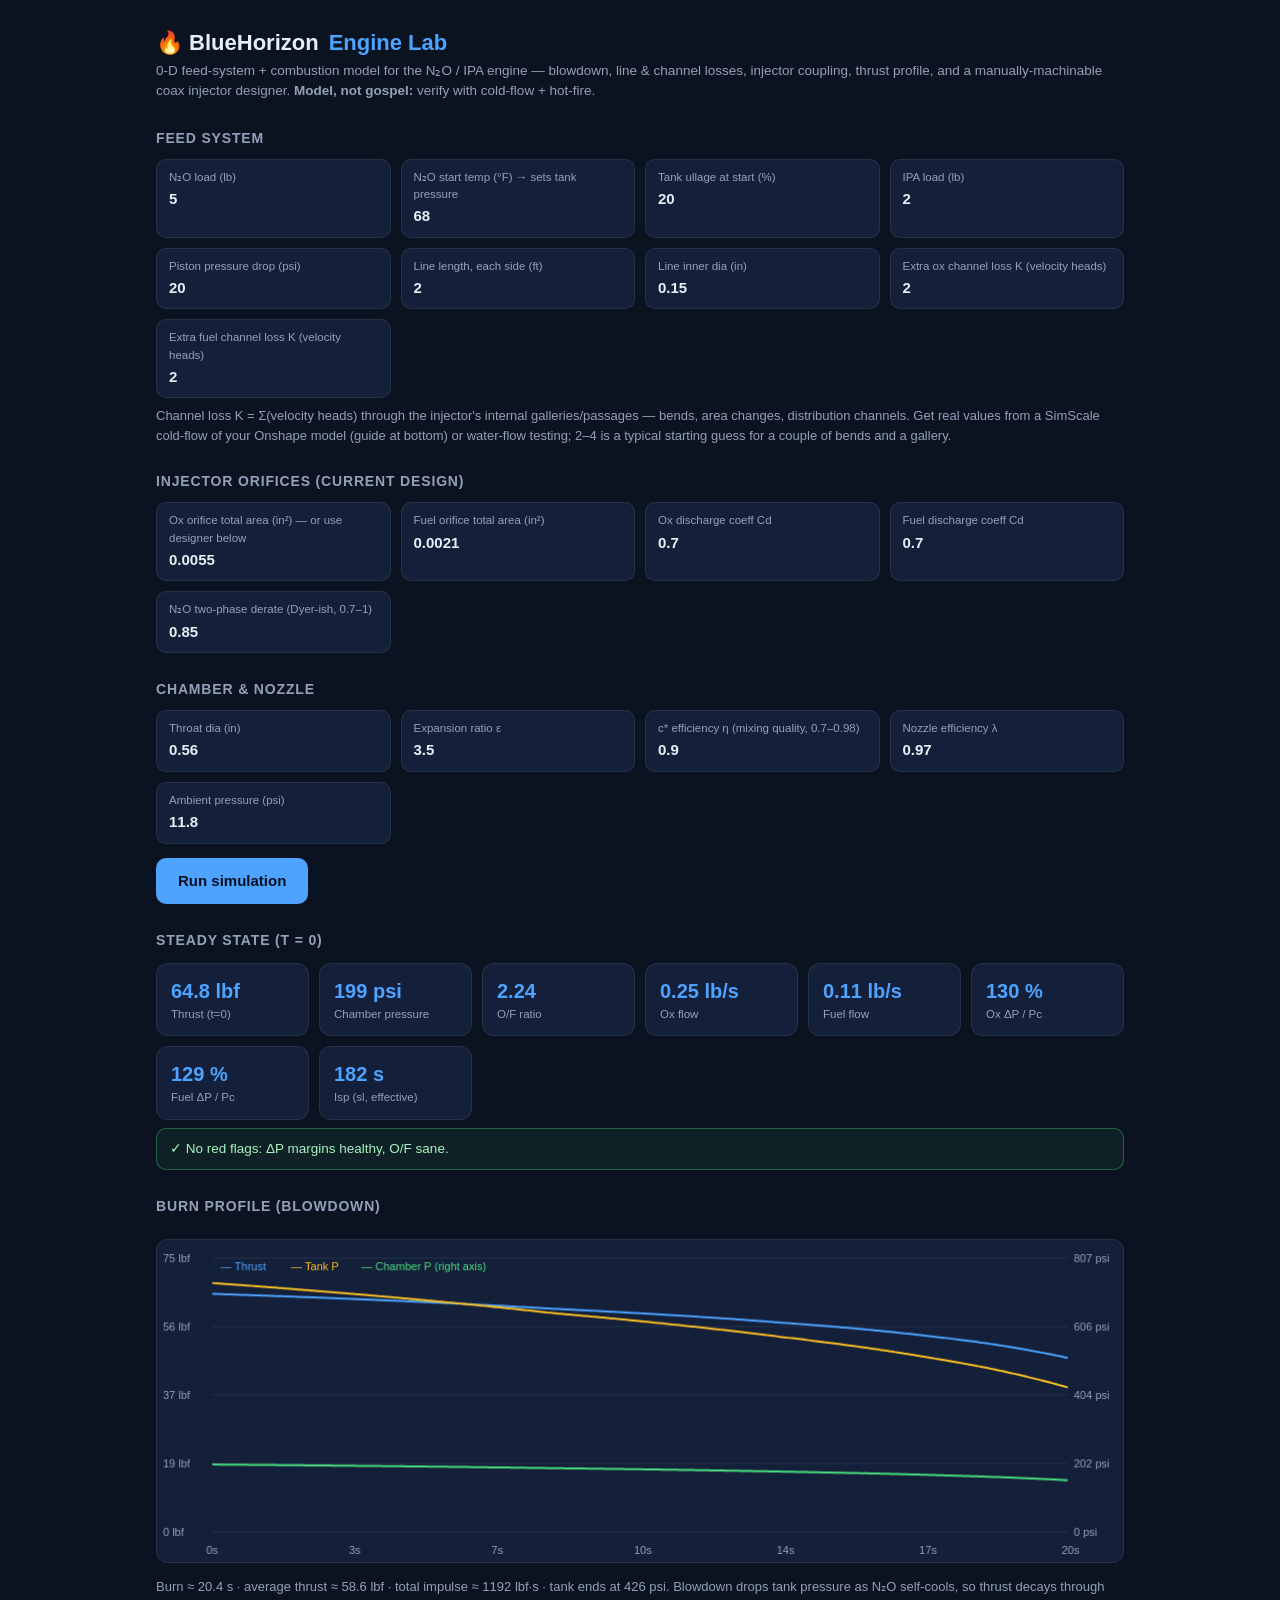
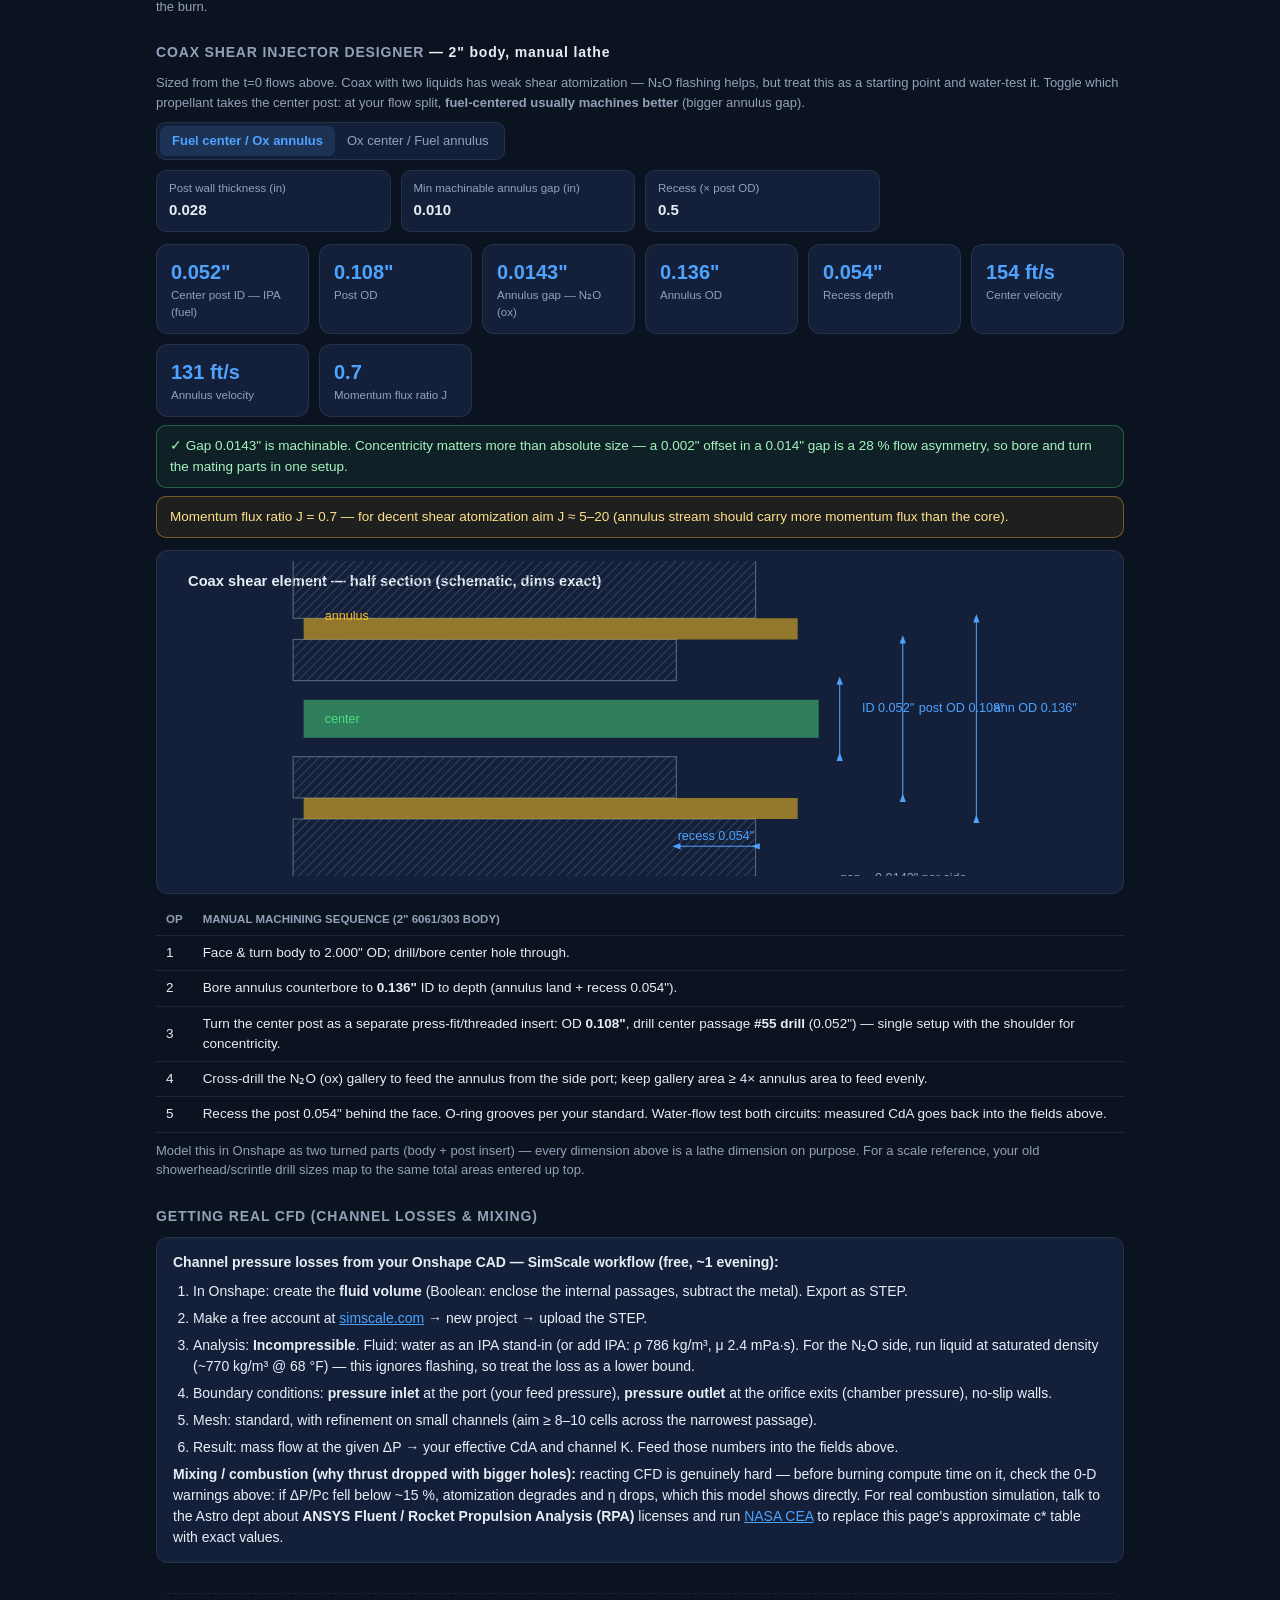
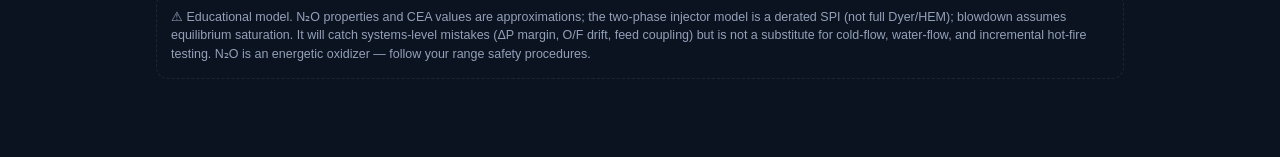
<file: engine-lab.html>
<!DOCTYPE html>
<html lang="en">
<head>
<meta charset="UTF-8">
<meta name="viewport" content="width=device-width, initial-scale=1">
<meta name="theme-color" content="#0b1220">
<title>BlueHorizon Engine Lab</title>
<style>
:root {
  --bg:#0b1220; --bg-raise:#111b2e; --bg-card:#14203a; --line:rgba(255,255,255,.08);
  --text:#e8edf6; --dim:#93a1b8; --accent:#4da3ff; --accent-soft:rgba(77,163,255,.14);
  --ok:#4ade80; --warn:#fbbf24; --bad:#ff6b6b;
}
*{box-sizing:border-box;margin:0;padding:0}
body{background:var(--bg);color:var(--text);font:15px/1.5 -apple-system,BlinkMacSystemFont,"Segoe UI",Roboto,sans-serif;padding-bottom:60px}
.wrap{max-width:1000px;margin:0 auto;padding:18px 16px}
h1{font-size:22px;display:flex;gap:10px;align-items:center;margin:8px 0 2px}
h1 b{color:var(--accent)}
.sub{color:var(--dim);font-size:13.5px;margin-bottom:18px}
h2{font-size:14px;text-transform:uppercase;letter-spacing:.06em;color:var(--dim);margin:26px 0 10px}
.grid{display:grid;grid-template-columns:repeat(auto-fill,minmax(215px,1fr));gap:10px}
.field{background:var(--bg-card);border:1px solid var(--line);border-radius:10px;padding:9px 12px}
.field label{display:block;font-size:11.5px;color:var(--dim);margin-bottom:2px}
.field input,.field select{width:100%;background:transparent;border:0;color:var(--text);font:inherit;font-weight:650;outline:0}
.btn{background:var(--accent);color:#04101f;border:0;border-radius:10px;padding:12px 22px;font:inherit;font-weight:700;cursor:pointer;margin-top:14px}
.btn:active{transform:scale(.98)}
.cards{display:grid;grid-template-columns:repeat(auto-fill,minmax(150px,1fr));gap:10px;margin-top:12px}
.stat{background:var(--bg-card);border:1px solid var(--line);border-radius:12px;padding:12px 14px}
.stat .v{font-size:20px;font-weight:750;color:var(--accent)}
.stat .k{font-size:11.5px;color:var(--dim)}
.warnbox{border-radius:10px;padding:10px 13px;font-size:13.5px;margin-top:8px;border:1px solid}
.warnbox.bad{background:rgba(255,107,107,.08);border-color:rgba(255,107,107,.4);color:#ffb4b4}
.warnbox.warn{background:rgba(251,191,36,.08);border-color:rgba(251,191,36,.4);color:#ffe08a}
.warnbox.ok{background:rgba(74,222,128,.07);border-color:rgba(74,222,128,.35);color:#a7f3c0}
canvas{width:100%;background:var(--bg-card);border:1px solid var(--line);border-radius:12px;margin-top:12px}
table{border-collapse:collapse;width:100%;font-size:13.5px;margin-top:10px}
th,td{text-align:left;padding:7px 10px;border-bottom:1px solid var(--line)}
th{color:var(--dim);font-size:11.5px;text-transform:uppercase}
.note{color:var(--dim);font-size:13px;margin-top:8px}
.svgbox{background:var(--bg-card);border:1px solid var(--line);border-radius:12px;padding:10px;margin-top:12px;overflow-x:auto}
a{color:var(--accent)}
.guide{background:var(--bg-card);border:1px solid var(--line);border-radius:12px;padding:14px 16px;margin-top:10px;font-size:14px}
.guide ol{margin:8px 0 0 20px}
.guide li{margin-bottom:6px}
.disclaimer{margin-top:30px;padding:14px;border:1px dashed var(--line);border-radius:12px;color:var(--dim);font-size:12.5px}
.seg{display:inline-flex;background:var(--bg-card);border:1px solid var(--line);border-radius:9px;padding:3px;margin-top:2px}
.seg button{background:none;border:0;color:var(--dim);font:inherit;font-size:13px;padding:5px 12px;border-radius:7px;cursor:pointer}
.seg button.on{background:var(--accent-soft);color:var(--accent);font-weight:650}
</style>
</head>
<body>
<div class="wrap">
  <h1>🔥 BlueHorizon <b>Engine Lab</b></h1>
  <div class="sub">0-D feed-system + combustion model for the N₂O / IPA engine — blowdown, line &amp; channel losses, injector coupling, thrust profile, and a manually-machinable coax injector designer. <b>Model, not gospel:</b> verify with cold-flow + hot-fire.</div>

  <h2>Feed system</h2>
  <div class="grid">
    <div class="field"><label>N₂O load (lb)</label><input id="mOx" type="number" value="5" step="0.1"></div>
    <div class="field"><label>N₂O start temp (°F) → sets tank pressure</label><input id="tOx" type="number" value="68" step="1"></div>
    <div class="field"><label>Tank ullage at start (%)</label><input id="ullage" type="number" value="20" step="1"></div>
    <div class="field"><label>IPA load (lb)</label><input id="mF" type="number" value="2" step="0.1"></div>
    <div class="field"><label>Piston pressure drop (psi)</label><input id="pistonDp" type="number" value="20" step="1"></div>
    <div class="field"><label>Line length, each side (ft)</label><input id="lineL" type="number" value="2" step="0.1"></div>
    <div class="field"><label>Line inner dia (in)</label><input id="lineD" type="number" value="0.15" step="0.01"></div>
    <div class="field"><label>Extra ox channel loss K (velocity heads)</label><input id="kOx" type="number" value="2" step="0.5"></div>
    <div class="field"><label>Extra fuel channel loss K (velocity heads)</label><input id="kF" type="number" value="2" step="0.5"></div>
  </div>
  <p class="note">Channel loss K = Σ(velocity heads) through the injector's internal galleries/passages — bends, area changes, distribution channels. Get real values from a SimScale cold-flow of your Onshape model (guide at bottom) or water-flow testing; 2–4 is a typical starting guess for a couple of bends and a gallery.</p>

  <h2>Injector orifices (current design)</h2>
  <div class="grid">
    <div class="field"><label>Ox orifice total area (in²) — or use designer below</label><input id="aOx" type="number" value="0.0055" step="0.0005"></div>
    <div class="field"><label>Fuel orifice total area (in²)</label><input id="aF" type="number" value="0.0021" step="0.0005"></div>
    <div class="field"><label>Ox discharge coeff Cd</label><input id="cdOx" type="number" value="0.7" step="0.05"></div>
    <div class="field"><label>Fuel discharge coeff Cd</label><input id="cdF" type="number" value="0.7" step="0.05"></div>
    <div class="field"><label>N₂O two-phase derate (Dyer-ish, 0.7–1)</label><input id="tp" type="number" value="0.85" step="0.05"></div>
  </div>

  <h2>Chamber &amp; nozzle</h2>
  <div class="grid">
    <div class="field"><label>Throat dia (in)</label><input id="dt" type="number" value="0.56" step="0.01"></div>
    <div class="field"><label>Expansion ratio ε</label><input id="eps" type="number" value="3.5" step="0.1"></div>
    <div class="field"><label>c* efficiency η (mixing quality, 0.7–0.98)</label><input id="etaC" type="number" value="0.9" step="0.01"></div>
    <div class="field"><label>Nozzle efficiency λ</label><input id="lam" type="number" value="0.97" step="0.01"></div>
    <div class="field"><label>Ambient pressure (psi)</label><input id="pa" type="number" value="11.8" step="0.1"></div>
  </div>

  <button class="btn" id="run">Run simulation</button>

  <h2>Steady state (t = 0)</h2>
  <div class="cards" id="stats"></div>
  <div id="warnings"></div>

  <h2>Burn profile (blowdown)</h2>
  <canvas id="chart" width="960" height="320"></canvas>
  <div class="note" id="burnSummary"></div>

  <h2>Coax shear injector designer <span style="text-transform:none;color:var(--text)">— 2" body, manual lathe</span></h2>
  <div class="note">Sized from the t=0 flows above. Coax with two liquids has weak shear atomization — N₂O flashing helps, but treat this as a starting point and water-test it. Toggle which propellant takes the center post: at your flow split, <b>fuel-centered usually machines better</b> (bigger annulus gap).</div>
  <div style="margin-top:8px">
    <span class="seg" id="cfgSeg">
      <button data-cfg="fuelCenter" class="on">Fuel center / Ox annulus</button>
      <button data-cfg="oxCenter">Ox center / Fuel annulus</button>
    </span>
  </div>
  <div class="grid" style="margin-top:10px">
    <div class="field"><label>Post wall thickness (in)</label><input id="wall" type="number" value="0.028" step="0.002"></div>
    <div class="field"><label>Min machinable annulus gap (in)</label><input id="minGap" type="number" value="0.010" step="0.001"></div>
    <div class="field"><label>Recess (× post OD)</label><input id="recess" type="number" value="0.5" step="0.1"></div>
  </div>
  <div class="cards" id="coaxStats"></div>
  <div id="coaxWarnings"></div>
  <div class="svgbox" id="drawing"></div>
  <div id="machining"></div>

  <h2>Getting real CFD (channel losses &amp; mixing)</h2>
  <div class="guide">
    <b>Channel pressure losses from your Onshape CAD — SimScale workflow (free, ~1 evening):</b>
    <ol>
      <li>In Onshape: create the <b>fluid volume</b> (Boolean: enclose the internal passages, subtract the metal). Export as STEP.</li>
      <li>Make a free account at <a href="https://www.simscale.com" target="_blank" rel="noopener">simscale.com</a> → new project → upload the STEP.</li>
      <li>Analysis: <b>Incompressible</b>. Fluid: water as an IPA stand-in (or add IPA: ρ 786 kg/m³, μ 2.4 mPa·s). For the N₂O side, run liquid at saturated density (~770 kg/m³ @ 68 °F) — this ignores flashing, so treat the loss as a lower bound.</li>
      <li>Boundary conditions: <b>pressure inlet</b> at the port (your feed pressure), <b>pressure outlet</b> at the orifice exits (chamber pressure), no-slip walls.</li>
      <li>Mesh: standard, with refinement on small channels (aim ≥ 8–10 cells across the narrowest passage).</li>
      <li>Result: mass flow at the given ΔP → your effective CdA and channel K. Feed those numbers into the fields above.</li>
    </ol>
    <b>Mixing / combustion (why thrust dropped with bigger holes):</b> reacting CFD is genuinely hard — before burning compute time on it, check the 0-D warnings above: if ΔP/Pc fell below ~15 %, atomization degrades and η drops, which this model shows directly. For real combustion simulation, talk to the Astro dept about <b>ANSYS Fluent / Rocket Propulsion Analysis (RPA)</b> licenses and run <a href="https://cearun.grc.nasa.gov" target="_blank" rel="noopener">NASA CEA</a> to replace this page's approximate c* table with exact values.
  </div>

  <div class="disclaimer">
    ⚠ Educational model. N₂O properties and CEA values are approximations; the two-phase injector model is a derated SPI (not full Dyer/HEM); blowdown assumes equilibrium saturation. It will catch systems-level mistakes (ΔP margin, O/F drift, feed coupling) but is not a substitute for cold-flow, water-flow, and incremental hot-fire testing. N₂O is an energetic oxidizer — follow your range safety procedures.
  </div>
</div>

<script>
'use strict';
/* ================= property data (approximate) ================= */
// N2O saturation: [T°C, Pvap psia, rho_liq kg/m3, rho_vap kg/m3, h_fg kJ/kg]
const N2O = [
  [-20, 261, 995, 47, 258],
  [-10, 348, 960, 64, 244],
  [0,   454, 907, 84, 228],
  [5,   512, 884, 95, 219],
  [10,  575, 858, 108, 205],
  [15,  645, 828, 122, 190],
  [20,  734, 786, 133, 167],
  [25,  831, 743, 156, 141],
  [30,  927, 688, 190, 112],
  [35, 1035, 580, 240, 65],
];
function n2o(T) { // linear interp on °C
  const t = Math.max(-20, Math.min(35, T));
  for (let i = 0; i < N2O.length - 1; i++) {
    const a = N2O[i], b = N2O[i + 1];
    if (t >= a[0] && t <= b[0]) {
      const f = (t - a[0]) / (b[0] - a[0]);
      return { P: a[1]+f*(b[1]-a[1]), rhoL: a[2]+f*(b[2]-a[2]), rhoV: a[3]+f*(b[3]-a[3]), hfg: a[4]+f*(b[4]-a[4]) };
    }
  }
  return { P: 1035, rhoL: 580, rhoV: 240, hfg: 65 };
}
// approx CEA for N2O/IPA @ ~300 psi: c* (m/s) & gamma vs O/F  — replace with your own CEA run!
const CEA = [ // [OF, cstar, gamma]
  [1.5, 1360, 1.26],[2.0, 1465, 1.25],[2.5, 1530, 1.24],[3.0, 1572, 1.23],
  [3.5, 1595, 1.22],[4.0, 1600, 1.22],[4.5, 1588, 1.23],[5.0, 1562, 1.24],[6.0, 1500, 1.25],
];
function cea(OF) {
  const x = Math.max(1.5, Math.min(6, OF));
  for (let i = 0; i < CEA.length - 1; i++) {
    const a = CEA[i], b = CEA[i + 1];
    if (x >= a[0] && x <= b[0]) {
      const f = (x - a[0]) / (b[0] - a[0]);
      return { cstar: a[1]+f*(b[1]-a[1]), gamma: a[2]+f*(b[2]-a[2]) };
    }
  }
  return { cstar: 1500, gamma: 1.25 };
}
const RHO_IPA = 786, MU_IPA = 2.4e-3, MU_N2O = 0.08e-3, CP_N2O_L = 2800; // J/kgK approx
const PSI = 6894.76, IN2 = 6.4516e-4, LB = 0.4536, G0 = 9.80665;

/* ================= hydraulics ================= */
function lineK(L_m, D_m, rho, mu, mdotGuess) {
  const A = Math.PI * D_m * D_m / 4;
  const v = Math.max(0.1, mdotGuess / (rho * A));
  const Re = rho * v * D_m / mu;
  const f = Re < 2300 ? 64 / Re : 0.3164 / Math.pow(Re, 0.25); // Blasius
  return (f * L_m / D_m) / (2 * rho * A * A); // ΔP = K * mdot²  [Pa per (kg/s)²]
}
function chanK(nVH, rho, A_ref) { // n velocity heads at orifice-area velocity
  return nVH / (2 * rho * A_ref * A_ref);
}
// closed-form mdot: Ps - Pc = mdot²( 1/(2ρ(CdA)²) + Kline + Kchan )
function mdotSide(Ps, Pc, CdA, rho, Kline, Kchan, derate) {
  const dp = Ps - Pc;
  if (dp <= 0 || CdA <= 0) return { mdot: 0, dpOrifice: 0 };
  const Korf = 1 / (2 * rho * CdA * CdA);
  const mdot = Math.sqrt(dp / (Korf + Kline + Kchan)) * derate;
  return { mdot, dpOrifice: Korf * (mdot/derate) * (mdot/derate) };
}

/* ================= nozzle ================= */
function machFromEps(eps, g) { // supersonic solution
  let M = 2.5;
  for (let i = 0; i < 60; i++) {
    const f = (1 / M) * Math.pow((2 / (g + 1)) * (1 + (g - 1) / 2 * M * M), (g + 1) / (2 * (g - 1))) - eps;
    const dM = 1e-5;
    const f2 = (1 / (M+dM)) * Math.pow((2 / (g + 1)) * (1 + (g - 1) / 2 * (M+dM) * (M+dM)), (g + 1) / (2 * (g - 1))) - eps;
    M -= f / ((f2 - f) / dM);
    M = Math.max(1.01, Math.min(6, M));
  }
  return M;
}
function thrustCoeff(g, eps, Pc, Pa) {
  const Me = machFromEps(eps, g);
  const Pe = Pc * Math.pow(1 + (g - 1) / 2 * Me * Me, -g / (g - 1));
  const term = (2*g*g/(g-1)) * Math.pow(2/(g+1), (g+1)/(g-1)) * (1 - Math.pow(Pe/Pc, (g-1)/g));
  return { Cf: Math.sqrt(term) + (Pe - Pa) / Pc * eps, Pe };
}

/* ================= coupled solve at one instant ================= */
function solveInstant(st, inp) {
  const oxProps = n2o(st.T);
  const PsOx = oxProps.P * PSI;
  const PsF = Math.max(0, (oxProps.P - inp.pistonDp) * PSI);
  const rhoOx = oxProps.rhoL;
  const At = Math.PI * Math.pow(inp.dt * 0.0254, 2) / 4;
  let Pc = 0.5 * PsOx;
  let out = null;
  for (let i = 0; i < 60; i++) {
    const KlOx = lineK(inp.lineL * 0.3048, inp.lineD * 0.0254, rhoOx, MU_N2O, out ? out.mdotOx : 0.15);
    const KlF = lineK(inp.lineL * 0.3048, inp.lineD * 0.0254, RHO_IPA, MU_IPA, out ? out.mdotF : 0.06);
    const KcOx = chanK(inp.kOx, rhoOx, inp.aOx * IN2);
    const KcF = chanK(inp.kF, RHO_IPA, inp.aF * IN2);
    const ox = mdotSide(PsOx, Pc, inp.cdOx * inp.aOx * IN2, rhoOx, KlOx, KcOx, inp.tp);
    const fu = mdotSide(PsF, Pc, inp.cdF * inp.aF * IN2, RHO_IPA, KlF, KcF, 1);
    const mdot = ox.mdot + fu.mdot;
    if (mdot <= 1e-6) return null;
    const OF = fu.mdot > 1e-9 ? ox.mdot / fu.mdot : 99;
    const c = cea(OF);
    const cstarEff = c.cstar * inp.etaC * atomizationPenalty(ox.dpOrifice, fu.dpOrifice, Pc);
    const PcNew = mdot * cstarEff / At;
    Pc = Pc + 0.5 * (PcNew - Pc);
    const tc = thrustCoeff(c.gamma, inp.eps, Pc, inp.pa * PSI);
    out = { Pc, mdotOx: ox.mdot, mdotF: fu.mdot, OF, cstar: cstarEff, gamma: c.gamma,
      dpOx: ox.dpOrifice, dpF: fu.dpOrifice, PsOx, PsF, rhoOx,
      F: inp.lam * tc.Cf * Pc * At, Cf: tc.Cf, Pe: tc.Pe, At, T: st.T };
  }
  return out;
}
// soft penalty when injector ΔP/Pc drops below ~15% (empirical, explains "bigger holes, less thrust")
function atomizationPenalty(dpOx, dpF, Pc) {
  const r = Math.min(dpOx, dpF) / Math.max(1, Pc);
  if (r >= 0.15) return 1;
  return Math.max(0.6, 0.6 + 0.4 * (r / 0.15));
}

/* ================= blowdown time march ================= */
function simulate(inp) {
  const T0 = (inp.tOx - 32) / 1.8;
  const p0 = n2o(T0);
  const mOx0 = inp.mOx * LB, mF0 = inp.mF * LB;
  const Vtank = (mOx0 / p0.rhoL) / (1 - inp.ullage / 100);
  let st = { T: T0, mOx: mOx0, mF: mF0 };
  const hist = [];
  const dt = 0.05;
  for (let t = 0; t < 60; t += dt) {
    if (st.mOx <= 0.01 || st.mF <= 0.005) break;
    const s = solveInstant(st, inp);
    if (!s || s.Pc < 20 * PSI) break;
    hist.push({ t, F: s.F, Pc: s.Pc, OF: s.OF, Ptank: s.PsOx, mOx: st.mOx, mF: st.mF, dpOx: s.dpOx, dpF: s.dpF });
    st.mOx -= s.mdotOx * dt;
    st.mF -= s.mdotF * dt;
    // vaporization to fill freed volume → evaporative cooling
    const props = n2o(st.T);
    const Vliq = st.mOx / props.rhoL;
    const Vull = Math.max(0, Vtank - Vliq);
    const dVull = (s.mdotOx * dt) / props.rhoL;
    const mVap = dVull * props.rhoV;
    st.T -= (mVap * props.hfg * 1000) / Math.max(0.05, st.mOx * CP_N2O_L);
  }
  return hist;
}

/* ================= UI ================= */
const $ = (id) => document.getElementById(id);
function inputs() {
  const g = (id) => parseFloat($(id).value) || 0;
  return { mOx: g('mOx'), tOx: g('tOx'), ullage: g('ullage'), mF: g('mF'), pistonDp: g('pistonDp'),
    lineL: g('lineL'), lineD: g('lineD'), kOx: g('kOx'), kF: g('kF'),
    aOx: g('aOx'), aF: g('aF'), cdOx: g('cdOx'), cdF: g('cdF'), tp: g('tp'),
    dt: g('dt'), eps: g('eps'), etaC: g('etaC'), lam: g('lam'), pa: g('pa'),
    wall: g('wall'), minGap: g('minGap'), recess: g('recess') };
}
function stat(k, v) { return `<div class="stat"><div class="v">${v}</div><div class="k">${k}</div></div>`; }
function warn(cls, txt) { return `<div class="warnbox ${cls}">${txt}</div>`; }

let lastSteady = null;
function run() {
  const inp = inputs();
  const hist = simulate(inp);
  if (!hist.length) { $('stats').innerHTML = ''; $('warnings').innerHTML = warn('bad', 'No solution — chamber can’t sustain pressure with these inputs (check areas / pressures).'); return; }
  const s0 = hist[0];
  lastSteady = { hist, inp };
  const lbf = (N) => (N / 4.448).toFixed(1);
  const psi = (Pa) => (Pa / PSI).toFixed(0);
  $('stats').innerHTML =
    stat('Thrust (t=0)', lbf(s0.F) + ' lbf') +
    stat('Chamber pressure', psi(s0.Pc) + ' psi') +
    stat('O/F ratio', s0.OF.toFixed(2)) +
    stat('Ox flow', (hist[0] ? (lastMdot(hist, inp).mdotOx * 2.205).toFixed(2) : '?') + ' lb/s') +
    stat('Fuel flow', (lastMdot(hist, inp).mdotF * 2.205).toFixed(2) + ' lb/s') +
    stat('Ox ΔP / Pc', pct(s0.dpOx, s0.Pc)) +
    stat('Fuel ΔP / Pc', pct(s0.dpF, s0.Pc)) +
    stat('Isp (sl, effective)', (s0.F / (lastMdot(hist, inp).mdotTot * G0)).toFixed(0) + ' s');
  const w = [];
  if (s0.dpOx / s0.Pc < 0.15) w.push(warn('bad', `⚠ Ox injector ΔP is ${pct(s0.dpOx, s0.Pc)} of Pc — below the ~15–20 % rule. Expect chug instability and poor atomization (this is the “bigger holes, less thrust” failure). Shrink ox orifice area.`));
  if (s0.dpF / s0.Pc < 0.15) w.push(warn('bad', `⚠ Fuel injector ΔP is ${pct(s0.dpF, s0.Pc)} of Pc — below the ~15–20 % rule. Shrink fuel orifice area.`));
  if (s0.OF > 4.8) w.push(warn('warn', `O/F = ${s0.OF.toFixed(1)} is oxidizer-rich of optimum (~3.5–4) — hot, inefficient, hard on the chamber.`));
  if (s0.OF < 2.2) w.push(warn('warn', `O/F = ${s0.OF.toFixed(1)} is fuel-rich of optimum (~3.5–4) — cool and sooty, thrust left on the table.`));
  const burnT = hist[hist.length - 1].t;
  const oxLeft = hist[hist.length - 1].mOx / LB, fLeft = hist[hist.length - 1].mF / LB;
  if (fLeft < 0.05 && oxLeft > 0.4) w.push(warn('warn', `Fuel runs out first with ${oxLeft.toFixed(1)} lb N₂O left — at your 5:2 load and this O/F that's expected; leftover ox vents or burns oxidizer-rich at burnout.`));
  if (oxLeft < 0.05 && fLeft > 0.2) w.push(warn('warn', `Ox runs out first with ${fLeft.toFixed(1)} lb IPA left.`));
  if (s0.Pe < 0.35 * inp.pa * PSI) w.push(warn('warn', `Nozzle exit pressure ${psi(s0.Pe)} psi < 0.35×ambient — flow-separation risk; consider lower ε.`));
  if (!w.length) w.push(warn('ok', '✓ No red flags: ΔP margins healthy, O/F sane.'));
  $('warnings').innerHTML = w.join('');
  const avgF = hist.reduce((a, h) => a + h.F, 0) / hist.length;
  $('burnSummary').textContent = `Burn ≈ ${burnT.toFixed(1)} s · average thrust ≈ ${lbf(avgF)} lbf · total impulse ≈ ${(avgF * burnT / 4.448).toFixed(0)} lbf·s · tank ends at ${((hist[hist.length-1].Ptank)/PSI).toFixed(0)} psi. Blowdown drops tank pressure as N₂O self-cools, so thrust decays through the burn.`;
  drawChart(hist);
  coax();
}
function lastMdot(hist, inp) {
  const s = solveInstant({ T: (inp.tOx - 32) / 1.8, mOx: 1, mF: 1 }, inp);
  return { mdotOx: s.mdotOx, mdotF: s.mdotF, mdotTot: s.mdotOx + s.mdotF };
}
function pct(a, b) { return (100 * a / Math.max(1, b)).toFixed(0) + ' %'; }

function drawChart(hist) {
  const c = $('chart'), ctx = c.getContext('2d');
  ctx.clearRect(0, 0, c.width, c.height);
  const P = { l: 55, r: 55, t: 18, b: 30 };
  const W = c.width - P.l - P.r, H = c.height - P.t - P.b;
  const tMax = hist[hist.length - 1].t || 1;
  const fMax = Math.max(...hist.map(h => h.F)) / 4.448 * 1.15;
  const pMax = Math.max(...hist.map(h => h.Ptank)) / PSI * 1.1;
  ctx.strokeStyle = 'rgba(255,255,255,0.08)'; ctx.fillStyle = '#93a1b8'; ctx.font = '11px sans-serif';
  for (let i = 0; i <= 4; i++) {
    const y = P.t + H * i / 4;
    ctx.beginPath(); ctx.moveTo(P.l, y); ctx.lineTo(P.l + W, y); ctx.stroke();
    ctx.fillText((fMax * (1 - i / 4)).toFixed(0) + ' lbf', 6, y + 4);
    ctx.fillText((pMax * (1 - i / 4)).toFixed(0) + ' psi', P.l + W + 6, y + 4);
  }
  for (let i = 0; i <= 6; i++) {
    const x = P.l + W * i / 6;
    ctx.fillText((tMax * i / 6).toFixed(0) + 's', x - 6, c.height - 8);
  }
  const line = (get, max, color) => {
    ctx.strokeStyle = color; ctx.lineWidth = 2; ctx.beginPath();
    hist.forEach((h, i) => {
      const x = P.l + W * h.t / tMax, y = P.t + H * (1 - get(h) / max);
      i ? ctx.lineTo(x, y) : ctx.moveTo(x, y);
    });
    ctx.stroke();
  };
  line(h => h.F / 4.448, fMax, '#4da3ff');
  line(h => h.Ptank / PSI, pMax, '#fbbf24');
  line(h => h.Pc / PSI, pMax, '#4ade80');
  ctx.fillStyle = '#4da3ff'; ctx.fillText('— Thrust', P.l + 8, P.t + 12);
  ctx.fillStyle = '#fbbf24'; ctx.fillText('— Tank P', P.l + 78, P.t + 12);
  ctx.fillStyle = '#4ade80'; ctx.fillText('— Chamber P (right axis)', P.l + 148, P.t + 12);
}

/* ================= coax designer ================= */
let coaxCfg = 'fuelCenter';
function coax() {
  if (!lastSteady) return;
  const { hist, inp } = lastSteady;
  const s = solveInstant({ T: (inp.tOx - 32) / 1.8 }, inp);
  if (!s) return;
  const rhoC = coaxCfg === 'fuelCenter' ? RHO_IPA : s.rhoOx;
  const rhoA = coaxCfg === 'fuelCenter' ? s.rhoOx : RHO_IPA;
  const mdC = coaxCfg === 'fuelCenter' ? s.mdotF : s.mdotOx;
  const mdA = coaxCfg === 'fuelCenter' ? s.mdotOx : s.mdotF;
  const dpC = coaxCfg === 'fuelCenter' ? s.dpF : s.dpOx;
  const dpA = coaxCfg === 'fuelCenter' ? s.dpOx : s.dpF;
  const cd = 0.7;
  const derC = coaxCfg === 'fuelCenter' ? 1 : inp.tp;
  const derA = coaxCfg === 'fuelCenter' ? inp.tp : 1;
  // required areas at the solved ΔPs
  const aC = (mdC / derC) / (cd * Math.sqrt(2 * rhoC * Math.max(1, dpC)));
  const aA = (mdA / derA) / (cd * Math.sqrt(2 * rhoA * Math.max(1, dpA)));
  const idC = Math.sqrt(4 * aC / Math.PI) / 0.0254; // in
  const odPost = idC + 2 * inp.wall;
  // annulus gap: A = π(g² + OD·g)
  const aA_in2 = aA / IN2;
  const g = (-odPost + Math.sqrt(odPost * odPost + 4 * aA_in2 / Math.PI)) / 2;
  const vC = mdC / (rhoC * aC), vA = mdA / (rhoA * aA);
  const J = (rhoA * vA * vA) / (rhoC * vC * vC);
  const recess = inp.recess * odPost;
  const centerName = coaxCfg === 'fuelCenter' ? 'IPA (fuel)' : 'N₂O (ox)';
  const annName = coaxCfg === 'fuelCenter' ? 'N₂O (ox)' : 'IPA (fuel)';
  $('coaxStats').innerHTML =
    stat(`Center post ID — ${centerName}`, idC.toFixed(3) + '"') +
    stat('Post OD', odPost.toFixed(3) + '"') +
    stat(`Annulus gap — ${annName}`, g.toFixed(4) + '"') +
    stat('Annulus OD', (odPost + 2 * g).toFixed(3) + '"') +
    stat('Recess depth', recess.toFixed(3) + '"') +
    stat('Center velocity', (vC * 3.281).toFixed(0) + ' ft/s') +
    stat('Annulus velocity', (vA * 3.281).toFixed(0) + ' ft/s') +
    stat('Momentum flux ratio J', J.toFixed(1));
  const w = [];
  if (g < inp.minGap) w.push(warn('bad', `⚠ Annulus gap ${g.toFixed(4)}" is below your ${inp.minGap}" machinability floor. Options: switch center propellant (toggle above), thinner post wall, accept lower annulus ΔP (larger gap but weaker atomization), or split into 2–3 smaller elements.`));
  else w.push(warn('ok', `✓ Gap ${g.toFixed(4)}" is machinable. Concentricity matters more than absolute size — a 0.002" offset in a ${g.toFixed(3)}" gap is a ${(200 * 0.002 / g).toFixed(0)} % flow asymmetry, so bore and turn the mating parts in one setup.`));
  if (J < 2 || J > 30) w.push(warn('warn', `Momentum flux ratio J = ${J.toFixed(1)} — for decent shear atomization aim J ≈ 5–20 (annulus stream should carry more momentum flux than the core).`));
  const drillIn = nearestDrill(idC);
  $('coaxWarnings').innerHTML = w.join('');
  drawCoax(idC, odPost, g, recess);
  $('machining').innerHTML = `<table>
    <tr><th>Op</th><th>Manual machining sequence (2" 6061/303 body)</th></tr>
    <tr><td>1</td><td>Face &amp; turn body to 2.000" OD; drill/bore center hole through.</td></tr>
    <tr><td>2</td><td>Bore annulus counterbore to <b>${(odPost + 2 * g).toFixed(3)}"</b> ID to depth (annulus land + recess ${recess.toFixed(3)}").</td></tr>
    <tr><td>3</td><td>Turn the center post as a separate press-fit/threaded insert: OD <b>${odPost.toFixed(3)}"</b>, drill center passage <b>${drillIn.name}</b> (${drillIn.d.toFixed(3)}") — single setup with the shoulder for concentricity.</td></tr>
    <tr><td>4</td><td>Cross-drill the ${annName} gallery to feed the annulus from the side port; keep gallery area ≥ 4× annulus area to feed evenly.</td></tr>
    <tr><td>5</td><td>Recess the post ${recess.toFixed(3)}" behind the face. O-ring grooves per your standard. Water-flow test both circuits: measured CdA goes back into the fields above.</td></tr>
  </table>
  <p class="note">Model this in Onshape as two turned parts (body + post insert) — every dimension above is a lathe dimension on purpose. For a scale reference, your old showerhead/scrintle drill sizes map to the same total areas entered up top.</p>`;
}
function nearestDrill(d) {
  const drills = [[0.0465,'#56'],[0.052,'#55'],[0.055,'#54'],[0.0595,'#53'],[0.0625,'1/16'],[0.067,'#51'],[0.070,'#50'],[0.073,'#49'],[0.076,'#48'],[0.0785,'5/64'],[0.081,'#46'],[0.082,'#45'],[0.086,'#44'],[0.089,'#43'],[0.0935,'#42'],[0.0938,'3/32'],[0.096,'#41'],[0.098,'#40'],[0.0995,'#39'],[0.1015,'#38'],[0.104,'#37'],[0.1065,'#36'],[0.1094,'7/64'],[0.111,'#34'],[0.113,'#33'],[0.116,'#32'],[0.120,'#31'],[0.125,'1/8'],[0.136,'#29'],[0.1406,'9/64'],[0.147,'#26'],[0.152,'#24'],[0.157,'#22'],[0.161,'#20'],[0.166,'#19'],[0.1719,'11/64'],[0.180,'#15'],[0.1875,'3/16']];
  let best = drills[0];
  for (const dr of drills) if (Math.abs(dr[0] - d) < Math.abs(best[0] - d)) best = dr;
  return { d: best[0], name: best[1] + ' drill' };
}
function drawCoax(idC, odPost, g, recess) {
  const scale = 1400; // px per inch
  const cy = 150;
  const rID = idC / 2 * scale, rOD = odPost / 2 * scale, rAnn = (odPost / 2 + g) * scale;
  const bodyR = 1.0 * scale * 0.28; // schematic body half-height
  const faceX = 560, rec = recess * scale;
  const dim = (x1, y1, x2, y2, label, off = 0) => `
    <line x1="${x1}" y1="${y1}" x2="${x2}" y2="${y2}" stroke="#4da3ff" stroke-width="1" marker-start="url(#a)" marker-end="url(#a)"/>
    <text x="${(x1 + x2) / 2 + off}" y="${(y1 + y2) / 2 - 6}" fill="#4da3ff" font-size="12" text-anchor="middle">${label}</text>`;
  $('drawing').innerHTML = `
  <svg viewBox="0 0 900 300" xmlns="http://www.w3.org/2000/svg" style="min-width:700px">
    <defs><marker id="a" markerWidth="8" markerHeight="8" refX="4" refY="4" orient="auto"><path d="M0 4 L8 1 L8 7 z" fill="#4da3ff"/></marker>
    <pattern id="hatch" width="6" height="6" patternTransform="rotate(45)" patternUnits="userSpaceOnUse"><line x1="0" y1="0" x2="0" y2="6" stroke="#3b4a66" stroke-width="1.5"/></pattern></defs>
    <text x="20" y="24" fill="#e8edf6" font-size="14" font-weight="700">Coax shear element — half section (schematic, dims exact)</text>
    <!-- body -->
    <rect x="120" y="${cy - bodyR - 60}" width="${faceX - 120}" height="${bodyR + 60 - rAnn}" fill="url(#hatch)" stroke="#5b6a7f"/>
    <rect x="120" y="${cy + rAnn}" width="${faceX - 120}" height="${bodyR + 60 - rAnn}" fill="url(#hatch)" stroke="#5b6a7f"/>
    <!-- post -->
    <rect x="120" y="${cy - rOD}" width="${faceX - 120 - rec}" height="${rOD - rID}" fill="url(#hatch)" stroke="#5b6a7f"/>
    <rect x="120" y="${cy + rID}" width="${faceX - 120 - rec}" height="${rOD - rID}" fill="url(#hatch)" stroke="#5b6a7f"/>
    <!-- flows -->
    <line x1="130" y1="${cy}" x2="${faceX + 60}" y2="${cy}" stroke="#4ade80" stroke-width="${Math.max(3, rID)}" opacity="0.5"/>
    <line x1="130" y1="${cy - (rOD + rAnn) / 2}" x2="${faceX + 40}" y2="${cy - (rOD + rAnn) / 2}" stroke="#fbbf24" stroke-width="${Math.max(2, rAnn - rOD)}" opacity="0.55"/>
    <line x1="130" y1="${cy + (rOD + rAnn) / 2}" x2="${faceX + 40}" y2="${cy + (rOD + rAnn) / 2}" stroke="#fbbf24" stroke-width="${Math.max(2, rAnn - rOD)}" opacity="0.55"/>
    <text x="150" y="${cy - (rOD + rAnn) / 2 - 8}" fill="#fbbf24" font-size="12">annulus</text>
    <text x="150" y="${cy + 4}" fill="#4ade80" font-size="12">center</text>
    <!-- dims -->
    ${dim(640, cy - rID, 640, cy + rID, `ID ${idC.toFixed(3)}"`, 46)}
    ${dim(700, cy - rOD, 700, cy + rOD, `post OD ${odPost.toFixed(3)}"`, 56)}
    ${dim(770, cy - rAnn, 770, cy + rAnn, `ann OD ${(odPost + 2 * g).toFixed(3)}"`, 56)}
    ${dim(faceX - rec, cy + rAnn + 26, faceX, cy + rAnn + 26, `recess ${recess.toFixed(3)}"`, 0)}
    <text x="640" y="${cy + rAnn + 60}" fill="#93a1b8" font-size="12">gap = ${g.toFixed(4)}" per side</text>
  </svg>`;
}

/* ================= wire ================= */
document.getElementById('run').onclick = run;
document.querySelectorAll('#cfgSeg button').forEach(b => {
  b.onclick = () => {
    document.querySelectorAll('#cfgSeg button').forEach(x => x.classList.remove('on'));
    b.classList.add('on');
    coaxCfg = b.dataset.cfg;
    coax();
  };
});
run();
</script>
</body>
</html>
</file>
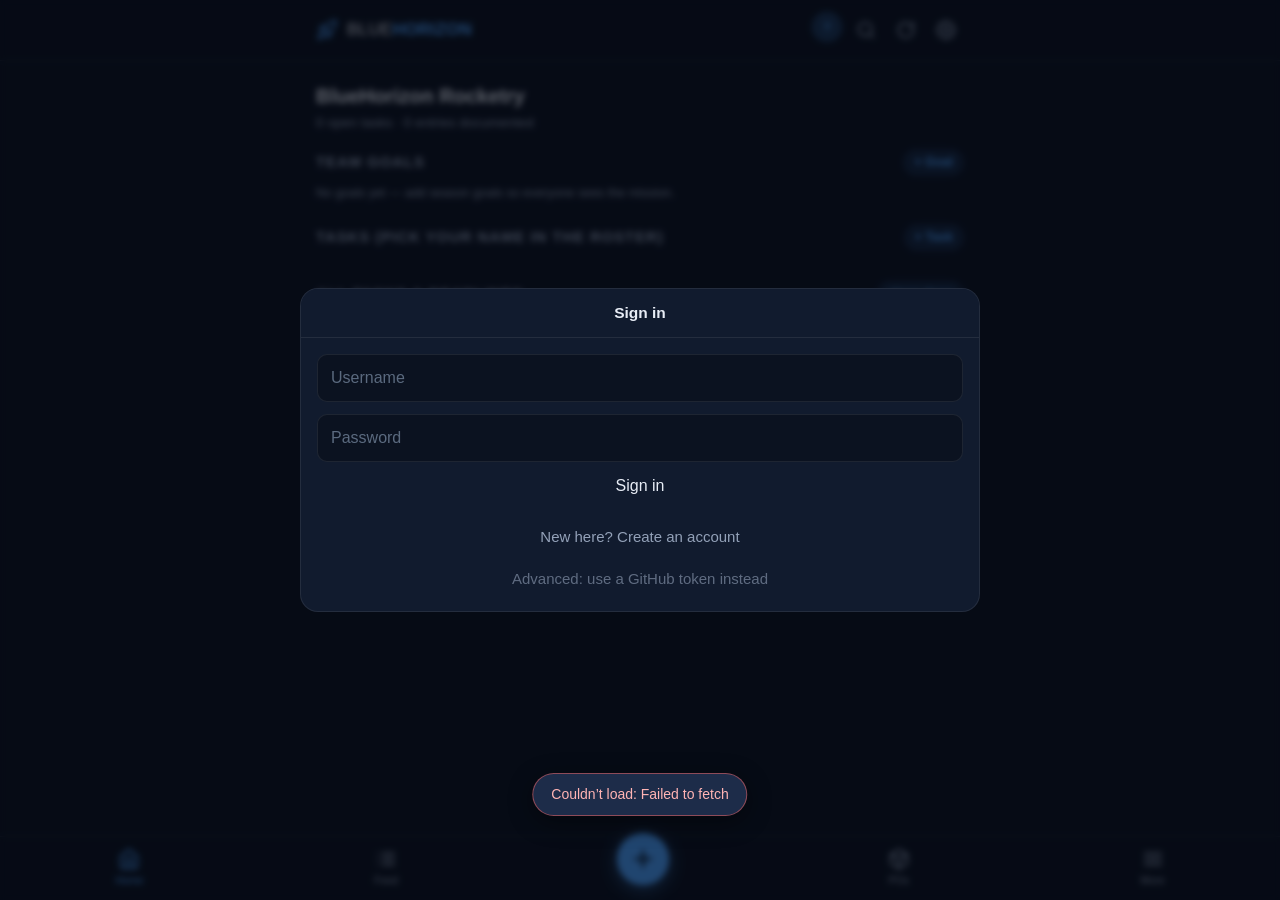
<file: portal.html>
<!DOCTYPE html>
<html lang="en">
<head>
<meta charset="UTF-8">
<meta name="viewport" content="width=device-width, initial-scale=1, viewport-fit=cover">
<meta name="theme-color" content="#0b1220">
<title>BlueHorizon Portal</title>
<link rel="manifest" href="manifest.json">
<link rel="icon" href="icons/icon-192.png">
<link rel="apple-touch-icon" href="icons/icon-192.png">
<link rel="preconnect" href="https://fonts.googleapis.com">
<link rel="preconnect" href="https://fonts.gstatic.com" crossorigin>
<link href="https://fonts.googleapis.com/css2?family=Orbitron:wght@500;700;900&family=Exo+2:wght@400;600;700&display=swap" rel="stylesheet">
<link rel="stylesheet" href="app.css">
</head>
<body>

<!-- ===== Header ===== -->
<header class="topbar">
  <div class="topbar-inner">
    <div class="brand" id="brandHome" role="button" tabindex="0">
      <svg viewBox="0 0 24 24" width="22" height="22" fill="none" stroke="currentColor" stroke-width="1.8" stroke-linecap="round" stroke-linejoin="round">
        <path d="M4.5 16.5c-1.5 1.26-2 5-2 5s3.74-.5 5-2c.71-.84.7-2.13-.09-2.91a2.18 2.18 0 0 0-2.91-.09z"/>
        <path d="M12 15l-3-3a22 22 0 0 1 2-3.95A12.88 12.88 0 0 1 22 2c0 2.72-.78 7.5-6 11a22.35 22.35 0 0 1-4 2z"/>
        <path d="M9 12H4s.55-3.03 2-4c1.62-1.08 5 0 5 0"/>
        <path d="M12 15v5s3.03-.55 4-2c1.08-1.62 0-5 0-5"/>
      </svg>
      <span>BLUE<b>HORIZON</b></span>
    </div>
    <div class="topbar-actions">
      <button class="avatar-btn" id="btnProfile" title="My profile" aria-label="My profile"></button>
      <button class="icon-btn" id="btnSearch" title="Search" aria-label="Search">
        <svg viewBox="0 0 24 24" width="20" height="20" fill="none" stroke="currentColor" stroke-width="2" stroke-linecap="round" stroke-linejoin="round"><circle cx="11" cy="11" r="8"/><line x1="21" y1="21" x2="16.65" y2="16.65"/></svg>
      </button>
      <button class="icon-btn" id="btnSync" title="Refresh" aria-label="Refresh">
        <svg viewBox="0 0 24 24" width="20" height="20" fill="none" stroke="currentColor" stroke-width="2" stroke-linecap="round" stroke-linejoin="round"><path d="M21 12a9 9 0 1 1-2.64-6.36"/><polyline points="21 3 21 9 15 9"/></svg>
      </button>
      <button class="icon-btn" id="btnSettings" title="Settings" aria-label="Settings">
        <svg viewBox="0 0 24 24" width="20" height="20" fill="none" stroke="currentColor" stroke-width="2" stroke-linecap="round" stroke-linejoin="round"><circle cx="12" cy="12" r="3"/><path d="M19.4 15a1.65 1.65 0 0 0 .33 1.82l.06.06a2 2 0 1 1-2.83 2.83l-.06-.06a1.65 1.65 0 0 0-1.82-.33 1.65 1.65 0 0 0-1 1.51V21a2 2 0 1 1-4 0v-.09A1.65 1.65 0 0 0 9 19.4a1.65 1.65 0 0 0-1.82.33l-.06.06a2 2 0 1 1-2.83-2.83l.06-.06a1.65 1.65 0 0 0 .33-1.82 1.65 1.65 0 0 0-1.51-1H3a2 2 0 1 1 0-4h.09A1.65 1.65 0 0 0 4.6 9a1.65 1.65 0 0 0-.33-1.82l-.06-.06a2 2 0 1 1 2.83-2.83l.06.06a1.65 1.65 0 0 0 1.82.33H9a1.65 1.65 0 0 0 1-1.51V3a2 2 0 1 1 4 0v.09a1.65 1.65 0 0 0 1 1.51 1.65 1.65 0 0 0 1.82-.33l.06-.06a2 2 0 1 1 2.83 2.83l-.06.06a1.65 1.65 0 0 0-.33 1.82V9a1.65 1.65 0 0 0 1.51 1H21a2 2 0 1 1 0 4h-.09a1.65 1.65 0 0 0-1.51 1z"/></svg>
      </button>
    </div>
  </div>
</header>

<!-- ===== Main views ===== -->
<main id="main">

  <!-- Home -->
  <section id="view-home" class="view">
    <div id="homeWelcome" class="home-welcome"></div>

    <div class="home-section">
      <div class="home-head"><h3>Team Goals</h3><button class="mini-btn" id="btnAddGoal">+ Goal</button></div>
      <div id="goalList" class="goal-list"></div>
    </div>

    <div class="home-section">
      <div class="home-head"><h3 id="myTasksTitle">My Tasks</h3><button class="mini-btn" id="btnAddTask">+ Task</button></div>
      <div id="myTaskList" class="task-list"></div>
    </div>

    <div class="home-section">
      <div class="home-head"><h3>All Tasks &amp; Deadlines</h3>
        <button class="mini-btn" id="btnToggleDone">show done</button></div>
      <div id="allTaskList" class="task-list"></div>
    </div>

    <div class="home-section">
      <div class="home-head"><h3>Latest Activity</h3></div>
      <div id="homeRecent" class="feed-list"></div>
    </div>
  </section>

  <!-- Feed -->
  <section id="view-feed" class="view hidden">
    <div class="feed-filters" id="feedFilters"></div>
    <div id="feedList" class="feed-list"></div>
    <div id="feedEmpty" class="empty hidden">
      <p class="empty-title">No entries yet</p>
      <p>Tap <b>+</b> to log your first bit of work.<br>Photos + two sentences is plenty.</p>
    </div>
  </section>

  <!-- Photos -->
  <section id="view-photos" class="view hidden">
    <div class="feed-filters" id="photoFilters"></div>
    <div id="photoGrid" class="photo-grid"></div>
    <div id="photosEmpty" class="empty hidden">
      <p class="empty-title">No photos yet</p>
      <p>Photos from every entry land here automatically.</p>
    </div>
  </section>

  <!-- Projects -->
  <section id="view-projects" class="view hidden">
    <h2 class="page-title">Projects</h2>
    <div id="projectList" class="project-list"></div>
    <button class="ghost-btn" id="btnAddProject">+ Add project</button>
  </section>

  <!-- Single project -->
  <section id="view-project" class="view hidden">
    <button class="back-btn" data-back="projects">&larr; Projects</button>
    <h2 id="projectTitle" class="page-title"></h2>
    <div id="projectEntries" class="feed-list"></div>
  </section>

  <!-- Meetings -->
  <section id="view-meetings" class="view hidden">
    <h2 class="page-title">Meeting Notes</h2>
    <button class="ghost-btn" id="btnNewMeeting" style="margin-bottom:12px">+ New meeting notes</button>
    <div id="meetingList" class="feed-list"></div>
    <div id="meetingsEmpty" class="empty hidden"><p class="empty-title">No meeting notes yet</p></div>
  </section>

  <!-- Purchase orders -->
  <section id="view-pos" class="view hidden">
    <h2 class="page-title">Purchase Orders</h2>
    <button class="ghost-btn" id="btnNewPo" style="margin-bottom:8px">＋ New purchase order (builder)</button>
    <label class="ghost-btn file-btn" for="poFileInput" style="margin-bottom:12px">
      ⬆ Import existing PO (.xlsx / .csv) for arrival tracking
    </label>
    <input id="poFileInput" type="file" accept=".xlsx,.xls,.csv" hidden>
    <div id="poList" class="project-list"></div>
    <div id="posEmpty" class="empty hidden"><p class="empty-title">No purchase orders yet</p>
      <p>Build one from product links, or import the Excel you already send to the purchasing office.</p></div>
  </section>

  <!-- PO builder -->
  <section id="view-pob" class="view hidden">
    <button class="back-btn" data-back="pos">&larr; Purchase Orders</button>
    <h2 id="pobTitle" class="page-title" style="cursor:pointer" title="Tap to rename"></h2>
    <div id="pobMeta" class="detail-meta" style="margin-bottom:12px"></div>
    <button class="ghost-btn" id="btnAddPoItem" style="margin-bottom:12px">+ Add item (paste a product link)</button>
    <div id="pobItems"></div>
    <div class="home-section" style="margin-top:18px">
      <div class="home-head"><h3>Vendors — shipping &amp; 889 compliance</h3></div>
      <div id="pobVendors"></div>
    </div>
    <div id="pobTotals" class="ob-card" style="font-size:15px"></div>
    <button class="ghost-btn" id="btnExportPo" style="margin-top:10px">📊 Export Excel for purchasing office</button>
    <button class="text-btn danger" id="btnDeletePo" style="margin-top:8px">Delete this purchase order</button>
  </section>

  <!-- Single PO -->
  <section id="view-po" class="view hidden">
    <button class="back-btn" data-back="pos">&larr; Purchase Orders</button>
    <h2 id="poTitle" class="page-title"></h2>
    <div id="poMeta" class="detail-meta" style="margin-bottom:10px"></div>
    <div class="po-progress"><div id="poProgressBar"></div></div>
    <div id="poTableWrap" class="table-wrap"></div>
  </section>

  <!-- Roster -->
  <section id="view-roster" class="view hidden">
    <h2 class="page-title">Team Roster</h2>
    <p class="settings-note" style="margin-bottom:10px">Add a member, then send them an invite link — it sets up their device automatically (repo, access, everything). Emails for reminders are configured separately (never stored publicly) — see the README.</p>
    <button class="ghost-btn" id="btnInviteLink" style="margin-bottom:10px">🔗 Copy invite link</button>
    <div id="rosterList" class="project-list"></div>
    <button class="ghost-btn" id="btnAddMember">+ Add member</button>
  </section>

  <!-- Resources -->
  <section id="view-resources" class="view hidden">
    <h2 class="page-title">Resources</h2>
    <p class="settings-note" style="margin-bottom:10px">Team links and downloads — Onshape, software, guides. Tap + to add a link or upload a file.</p>
    <div id="resourceList"></div>
    <button class="ghost-btn" id="btnAddResource">+ Add resource</button>
    <input id="resourceFileInput" type="file" hidden>
  </section>

</main>

<!-- ===== Bottom nav ===== -->
<nav class="tabbar">
  <button class="tab active" data-view="home">
    <svg viewBox="0 0 24 24" width="22" height="22" fill="none" stroke="currentColor" stroke-width="2" stroke-linecap="round" stroke-linejoin="round"><path d="M3 9l9-7 9 7v11a2 2 0 0 1-2 2H5a2 2 0 0 1-2-2z"/><polyline points="9 22 9 12 15 12 15 22"/></svg>
    <span>Home</span>
  </button>
  <button class="tab" data-view="feed">
    <svg viewBox="0 0 24 24" width="22" height="22" fill="none" stroke="currentColor" stroke-width="2" stroke-linecap="round" stroke-linejoin="round"><line x1="8" y1="6" x2="21" y2="6"/><line x1="8" y1="12" x2="21" y2="12"/><line x1="8" y1="18" x2="21" y2="18"/><line x1="3" y1="6" x2="3.01" y2="6"/><line x1="3" y1="12" x2="3.01" y2="12"/><line x1="3" y1="18" x2="3.01" y2="18"/></svg>
    <span>Feed</span>
  </button>
  <button class="fab" id="btnNew" aria-label="New entry">
    <svg viewBox="0 0 24 24" width="26" height="26" fill="none" stroke="currentColor" stroke-width="2.4" stroke-linecap="round"><line x1="12" y1="5" x2="12" y2="19"/><line x1="5" y1="12" x2="19" y2="12"/></svg>
  </button>
  <button class="tab" data-view="pos">
    <svg viewBox="0 0 24 24" width="22" height="22" fill="none" stroke="currentColor" stroke-width="2" stroke-linecap="round" stroke-linejoin="round"><path d="M21 16V8a2 2 0 0 0-1-1.73l-7-4a2 2 0 0 0-2 0l-7 4A2 2 0 0 0 3 8v8a2 2 0 0 0 1 1.73l7 4a2 2 0 0 0 2 0l7-4A2 2 0 0 0 21 16z"/><polyline points="3.27 6.96 12 12.01 20.73 6.96"/><line x1="12" y1="22.08" x2="12" y2="12"/></svg>
    <span>POs</span>
  </button>
  <button class="tab" id="tabMore">
    <svg viewBox="0 0 24 24" width="22" height="22" fill="none" stroke="currentColor" stroke-width="2" stroke-linecap="round" stroke-linejoin="round"><line x1="3" y1="12" x2="21" y2="12"/><line x1="3" y1="6" x2="21" y2="6"/><line x1="3" y1="18" x2="21" y2="18"/></svg>
    <span>More</span>
  </button>
</nav>

<!-- ===== More menu ===== -->
<div id="moreSheet" class="sheet hidden">
  <div class="sheet-card">
    <div class="sheet-head">
      <button class="text-btn" id="moreClose">Close</button>
      <span class="sheet-title">More</span>
      <span style="width:52px"></span>
    </div>
    <div class="sheet-body more-menu">
      <button class="more-item" data-goto="photos">📷 Photo Gallery</button>
      <button class="more-item" data-goto="projects">📁 Projects</button>
      <button class="more-item" data-goto="meetings">📋 Meeting Notes</button>
      <button class="more-item" data-goto="resources">🔗 Resources</button>
      <button class="more-item" id="moreEngineLab">🔥 Engine Lab (sim &amp; injector design)</button>
      <button class="more-item" data-goto="roster">👥 Team Roster</button>
      <button class="more-item" id="moreOnboard">🚀 New member onboarding</button>
      <button class="more-item" id="moreJournal">📓 Write weekly journal</button>
      <button class="more-item" id="moreHero">🎬 Update public site hero video</button>
      <button class="more-item" id="moreNewRepo">🗃 New GitHub repo (club org)</button>
      <input id="heroInput" type="file" accept="video/mp4,video/webm" hidden>
    </div>
  </div>
</div>

<!-- ===== Compose sheet ===== -->
<div id="compose" class="sheet hidden">
  <div class="sheet-card">
    <div class="sheet-head">
      <button class="text-btn" id="composeCancel">Cancel</button>
      <div class="seg" id="entryTypeSeg">
        <button class="seg-btn active" data-type="log">Log</button>
        <button class="seg-btn" data-type="journal">Journal</button>
        <button class="seg-btn" data-type="meeting">Meeting</button>
      </div>
      <button class="text-btn primary" id="composePost">Post</button>
    </div>

    <div class="sheet-body">
      <select id="composeProject" class="input select" aria-label="Project"></select>

      <input id="composeTitle" class="input" type="text" maxlength="120"
             placeholder="Title (optional — e.g. ‘Igniter test #3’)">

      <textarea id="composeBody" class="input textarea" rows="5"
                placeholder="What did you do? What worked, what didn’t, what’s next?&#10;&#10;Two sentences beats zero."></textarea>

      <input id="composeVideo" class="input hidden" type="url"
             placeholder="Video link (YouTube unlisted recommended — free auto-captions)">

      <div class="photo-row" id="composePhotos">
        <label class="photo-add" for="photoInput">
          <svg viewBox="0 0 24 24" width="24" height="24" fill="none" stroke="currentColor" stroke-width="2" stroke-linecap="round" stroke-linejoin="round"><path d="M23 19a2 2 0 0 1-2 2H3a2 2 0 0 1-2-2V8a2 2 0 0 1 2-2h4l2-3h6l2 3h4a2 2 0 0 1 2 2z"/><circle cx="12" cy="13" r="4"/></svg>
          <span>Photos</span>
        </label>
        <label class="photo-add" for="fileInput">
          <svg viewBox="0 0 24 24" width="24" height="24" fill="none" stroke="currentColor" stroke-width="2" stroke-linecap="round" stroke-linejoin="round"><path d="M21.44 11.05l-9.19 9.19a6 6 0 0 1-8.49-8.49l9.19-9.19a4 4 0 0 1 5.66 5.66l-9.2 9.19a2 2 0 0 1-2.83-2.83l8.49-8.48"/></svg>
          <span>Files</span>
        </label>
        <input id="photoInput" type="file" accept="image/*" multiple hidden>
        <input id="fileInput" type="file" accept=".xlsx,.xls,.csv,.pdf,.docx,.pptx,.txt,.md,.vtt,.zip,.step,.stl,.dxf,.mp4,.mov,.webm" multiple hidden>
      </div>
      <div id="composeFiles" class="file-list"></div>

      <div class="compose-meta">
        <span id="composeAuthor"></span>
        <span id="composeStatus"></span>
      </div>
    </div>
  </div>
</div>

<!-- ===== Entry detail ===== -->
<div id="entrySheet" class="sheet hidden">
  <div class="sheet-card">
    <div class="sheet-head">
      <button class="text-btn" id="entryClose">Close</button>
      <span class="sheet-title" id="entrySheetTitle"></span>
      <div>
        <button class="text-btn" id="entryEdit">Edit</button>
        <button class="text-btn danger" id="entryDelete">Delete</button>
      </div>
    </div>
    <div class="sheet-body" id="entryDetail"></div>
  </div>
</div>

<!-- ===== Task sheet ===== -->
<div id="taskSheet" class="sheet hidden">
  <div class="sheet-card">
    <div class="sheet-head">
      <button class="text-btn" id="taskCancel">Cancel</button>
      <span class="sheet-title" id="taskSheetTitle">New Task</span>
      <button class="text-btn primary" id="taskSave">Save</button>
    </div>
    <div class="sheet-body">
      <input id="taskTitle" class="input" type="text" maxlength="140" placeholder="Task — e.g. ‘Machine new injector plate’">
      <textarea id="taskNotes" class="input textarea" rows="3" placeholder="Details (optional)"></textarea>
      <label class="field-label">Project</label>
      <select id="taskProject" class="input select"></select>
      <label class="field-label">Deadline</label>
      <input id="taskDue" class="input" type="date">
      <label class="field-label">Assign to</label>
      <div id="taskAssignees" class="assignee-grid"></div>
      <button class="text-btn danger hidden" id="taskDelete" style="align-self:flex-start">Delete task</button>
    </div>
  </div>
</div>

<!-- ===== Search overlay ===== -->
<div id="searchOverlay" class="sheet hidden">
  <div class="sheet-card">
    <div class="sheet-head">
      <button class="text-btn" id="searchClose">Close</button>
      <input id="searchInput" class="input" type="search" placeholder="Search everything…" style="margin:0 10px">
      <span style="width:12px"></span>
    </div>
    <div class="sheet-body" id="searchResults"></div>
  </div>
</div>

<!-- ===== New GitHub repo ===== -->
<div id="repoSheet" class="sheet hidden">
  <div class="sheet-card">
    <div class="sheet-head">
      <button class="text-btn" id="repoCancel">Cancel</button>
      <span class="sheet-title">New Club Repo</span>
      <button class="text-btn primary" id="repoCreate">Create</button>
    </div>
    <div class="sheet-body">
      <p class="settings-note">Creates a repository in <b>github.com/USAFA-Blue-Horizon</b> — for flight computer boards, code, CAD exports, anything worth version-controlling.</p>
      <input id="repoName" class="input" type="text" placeholder="Repo name — e.g. flight-computer-v2">
      <input id="repoDesc" class="input" type="text" placeholder="Short description">
      <div class="seg" id="repoVisSeg" style="align-self:flex-start">
        <button class="seg-btn active" data-vis="public">Public</button>
        <button class="seg-btn" data-vis="private">Private</button>
      </div>
      <p class="settings-note" id="repoResult"></p>
    </div>
  </div>
</div>

<!-- ===== Login / signup ===== -->
<div id="authSheet" class="sheet hidden">
  <div class="sheet-card">
    <div class="sheet-head">
      <span style="width:52px"></span>
      <span class="sheet-title" id="authTitle">Sign in</span>
      <span style="width:52px"></span>
    </div>
    <div class="sheet-body">
      <input id="authUser" class="input" type="text" autocomplete="username" placeholder="Username">
      <input id="authPass" class="input" type="password" autocomplete="current-password" placeholder="Password">
      <input id="authName" class="input hidden" type="text" placeholder="Full name (shown on your work)">
      <input id="authEmail" class="input hidden" type="email" placeholder="Email (optional — for task & journal reminders)">
      <button class="btn-primary" id="authSubmit">Sign in</button>
      <p class="settings-note" id="authMsg"></p>
      <button class="text-btn" id="authToggle">New here? Create an account</button>
      <button class="text-btn" id="authAdvanced" style="opacity:.6">Advanced: use a GitHub token instead</button>
    </div>
  </div>
</div>

<!-- ===== Identity picker ===== -->
<div id="whoSheet" class="sheet hidden">
  <div class="sheet-card">
    <div class="sheet-head">
      <span style="width:52px"></span>
      <span class="sheet-title">Who are you?</span>
      <span style="width:52px"></span>
    </div>
    <div class="sheet-body">
      <p class="settings-note">Pick your name so entries and tasks are linked to you on this device.</p>
      <div id="whoList" class="more-menu"></div>
      <button class="ghost-btn" id="whoSkip">I’m not on the list</button>
    </div>
  </div>
</div>

<!-- ===== PO item sheet ===== -->
<div id="poItemSheet" class="sheet hidden">
  <div class="sheet-card">
    <div class="sheet-head">
      <button class="text-btn" id="poItemCancel">Cancel</button>
      <span class="sheet-title" id="poItemTitle">Add Item</span>
      <button class="text-btn primary" id="poItemSave">Add</button>
    </div>
    <div class="sheet-body">
      <div style="display:flex;gap:8px">
        <input id="piUrl" class="input" type="url" placeholder="Paste product link (Amazon, McMaster, DigiKey…)" style="flex:1">
        <button class="mini-btn" id="piAutofill" style="flex:0 0 auto">Autofill</button>
      </div>
      <p class="settings-note" id="piAutofillNote" style="margin-top:-6px"></p>
      <input id="piName" class="input" type="text" placeholder="Part name *">
      <input id="piVendor" class="input" type="text" placeholder="Vendor * (e.g. Amazon, McMaster)">
      <div style="display:flex;gap:8px">
        <input id="piCost" class="input" type="number" min="0" step="0.01" placeholder="Unit cost $ *" style="flex:1">
        <input id="piQty" class="input" type="number" min="1" step="1" value="1" placeholder="Qty" style="flex:1">
      </div>
      <input id="piQtyDesc" class="input" type="text" placeholder="Qty descriptor (e.g. ‘pack of 20 bolts’)">
      <label class="field-label">Team / Project</label>
      <select id="piTeam" class="input select"></select>
      <textarea id="piJust" class="input textarea" rows="2" placeholder="Justification — why does the team need this? *"></textarea>
      <div class="seg" id="piDeliverySeg" style="align-self:flex-start">
        <button class="seg-btn active" data-del="Delivery">Delivery</button>
        <button class="seg-btn" data-del="Pickup">Pickup</button>
      </div>
      <input id="piNotes" class="input" type="text" placeholder="Notes (optional)">
    </div>
  </div>
</div>

<!-- ===== Profile sheet ===== -->
<div id="profileSheet" class="sheet hidden">
  <div class="sheet-card">
    <div class="sheet-head">
      <button class="text-btn" id="profileClose">Close</button>
      <span class="sheet-title">My Profile</span>
      <span style="width:52px"></span>
    </div>
    <div class="sheet-body" style="align-items:center">
      <label for="avatarInput" class="avatar-big" id="profileAvatar" title="Tap to change photo"></label>
      <input id="avatarInput" type="file" accept="image/*" hidden>
      <div id="profileName" style="font-size:19px;font-weight:700"></div>
      <div id="profileStats" class="settings-note" style="text-align:center"></div>
      <button class="ghost-btn" id="profileSwitch">Switch person</button>
      <div id="profileEntries" class="feed-list" style="width:100%"></div>
    </div>
  </div>
</div>

<!-- ===== Onboarding wizard ===== -->
<div id="onboardSheet" class="sheet hidden">
  <div class="sheet-card">
    <div class="sheet-head">
      <button class="text-btn" id="onboardSkip">Skip</button>
      <span class="sheet-title" id="onboardStep">Welcome</span>
      <button class="text-btn primary" id="onboardNext">Next</button>
    </div>
    <div class="sheet-body" id="onboardBody"></div>
  </div>
</div>

<!-- ===== Lightbox ===== -->
<div id="lightbox" class="lightbox hidden">
  <button class="lightbox-close" id="lightboxClose" aria-label="Close">&times;</button>
  <img id="lightboxImg" alt="">
  <div class="lightbox-caption" id="lightboxCaption"></div>
</div>

<!-- ===== Sheet viewer (xlsx/csv) ===== -->
<div id="sheetViewer" class="sheet hidden">
  <div class="sheet-card wide">
    <div class="sheet-head">
      <button class="text-btn" id="sheetViewerClose">Close</button>
      <span class="sheet-title" id="sheetViewerTitle"></span>
      <a class="text-btn primary" id="sheetViewerDownload" download>Download</a>
    </div>
    <div class="sheet-body table-wrap" id="sheetViewerBody"></div>
  </div>
</div>

<!-- ===== Settings sheet ===== -->
<div id="settings" class="sheet hidden">
  <div class="sheet-card">
    <div class="sheet-head">
      <button class="text-btn" id="settingsCancel">Cancel</button>
      <span class="sheet-title">Settings</span>
      <button class="text-btn primary" id="settingsSave">Save</button>
    </div>
    <div class="sheet-body">
      <label class="field-label">Your name <span class="hint">shown on your entries</span></label>
      <input id="setName" class="input" type="text" placeholder="e.g. Grant S.">

      <label class="field-label">GitHub repo <span class="hint">where entries &amp; photos are stored</span></label>
      <input id="setRepo" class="input" type="text" placeholder="owner/repo  e.g. grantstec/BlueHorizon-Log">

      <label class="field-label">Branch</label>
      <input id="setBranch" class="input" type="text" placeholder="main">

      <label class="field-label">Portal server URL <span class="hint">Cloudflare Worker — enables accounts &amp; roles</span></label>
      <input id="setPortal" class="input" type="url" placeholder="https://bluehorizon-portal.YOUR.workers.dev (optional)">

      <label class="field-label">GitHub token <span class="hint">only needed if no portal server is set</span></label>
      <input id="setToken" class="input" type="password" placeholder="github_pat_...">

      <p class="settings-note">Reading works without a token if the repo is public. Posting always needs a token with <b>Contents: read &amp; write</b> on the repo above. Stored only on this device.</p>
      <p class="settings-note" id="connTest"></p>
      <button class="ghost-btn" id="btnTestConn">Test connection</button>
    </div>
  </div>
</div>

<div id="toast" class="toast hidden"></div>

<script src="app.js"></script>
</body>
</html>
</file>
<file: app.css>
/* BlueHorizon Log — minimal dark UI */

:root {
  --bg: #0b1220;
  --bg-raise: #111b2e;
  --bg-card: #14203a;
  --line: rgba(255, 255, 255, 0.08);
  --text: #e8edf6;
  --text-dim: #93a1b8;
  --accent: #4da3ff;
  --accent-soft: rgba(77, 163, 255, 0.14);
  --danger: #ff6b6b;
  --ok: #4ade80;
  --radius: 14px;
  --tabbar-h: 64px;
}

* { box-sizing: border-box; margin: 0; padding: 0; -webkit-tap-highlight-color: transparent; }

html, body {
  background: var(--bg);
  color: var(--text);
  font-family: -apple-system, BlinkMacSystemFont, "Segoe UI", Roboto, Helvetica, Arial, sans-serif;
  font-size: 16px;
  line-height: 1.5;
  min-height: 100%;
}

button { font: inherit; color: inherit; background: none; border: none; cursor: pointer; }
.hidden { display: none !important; }

/* ---------- Top bar ---------- */
.topbar {
  position: sticky; top: 0; z-index: 20;
  background: rgba(11, 18, 32, 0.85);
  backdrop-filter: blur(12px);
  border-bottom: 1px solid var(--line);
  padding-top: env(safe-area-inset-top);
}
.topbar-inner {
  max-width: 680px; margin: 0 auto;
  display: flex; align-items: center; justify-content: space-between;
  padding: 12px 16px;
}
.brand { display: flex; align-items: center; gap: 9px; font-size: 17px; letter-spacing: 0.2px; cursor: pointer; }
.brand svg { color: var(--accent); }
.brand b { font-weight: 700; color: var(--accent); }
.topbar-actions { display: flex; gap: 4px; }
.icon-btn {
  padding: 8px; border-radius: 10px; color: var(--text-dim);
  display: flex; align-items: center;
}
.icon-btn:active, .icon-btn:hover { background: var(--bg-raise); color: var(--text); }
.icon-btn.spin svg { animation: spin 0.9s linear infinite; }
@keyframes spin { to { transform: rotate(360deg); } }

/* ---------- Layout ---------- */
main { max-width: 680px; margin: 0 auto; padding: 16px 16px calc(var(--tabbar-h) + 32px); }
.page-title { font-size: 22px; margin: 6px 0 14px; }

/* ---------- Filter chips ---------- */
.feed-filters { display: flex; gap: 8px; overflow-x: auto; padding-bottom: 12px; scrollbar-width: none; }
.feed-filters::-webkit-scrollbar { display: none; }
.chip {
  flex: 0 0 auto; padding: 6px 14px; border-radius: 999px;
  background: var(--bg-raise); color: var(--text-dim);
  border: 1px solid var(--line); font-size: 13.5px; white-space: nowrap;
}
.chip.active { background: var(--accent-soft); color: var(--accent); border-color: rgba(77,163,255,0.35); }

/* ---------- Cards / feed ---------- */
.feed-list { display: flex; flex-direction: column; gap: 12px; }
.card {
  background: var(--bg-card); border: 1px solid var(--line);
  border-radius: var(--radius); padding: 14px 16px; cursor: pointer;
  transition: border-color 0.15s;
}
.card:hover { border-color: rgba(77,163,255,0.35); }
.card-meta { display: flex; align-items: center; gap: 8px; font-size: 12.5px; color: var(--text-dim); margin-bottom: 6px; flex-wrap: wrap; }
.badge {
  padding: 2px 9px; border-radius: 999px; font-size: 11.5px; font-weight: 600;
  background: var(--accent-soft); color: var(--accent);
}
.badge.journal { background: rgba(74, 222, 128, 0.12); color: var(--ok); }
.card-title { font-size: 16.5px; font-weight: 650; margin-bottom: 3px; }
.card-body { color: var(--text-dim); font-size: 14.5px; white-space: pre-wrap; word-break: break-word; }
.card-body.clamp { display: -webkit-box; -webkit-line-clamp: 3; -webkit-box-orient: vertical; overflow: hidden; }
.card-photos { display: flex; gap: 6px; margin-top: 10px; overflow-x: auto; scrollbar-width: none; }
.card-photos::-webkit-scrollbar { display: none; }
.card-photos img {
  height: 96px; width: 128px; object-fit: cover; border-radius: 8px;
  background: var(--bg-raise); flex: 0 0 auto;
}

/* ---------- Photo grid ---------- */
.photo-grid { display: grid; grid-template-columns: repeat(3, 1fr); gap: 4px; }
@media (min-width: 560px) { .photo-grid { grid-template-columns: repeat(4, 1fr); } }
.photo-grid img {
  width: 100%; aspect-ratio: 1; object-fit: cover; border-radius: 6px;
  background: var(--bg-raise); cursor: pointer;
}

/* ---------- Projects ---------- */
.project-list { display: flex; flex-direction: column; gap: 10px; margin-bottom: 16px; }
.project-card {
  display: flex; align-items: center; justify-content: space-between;
  background: var(--bg-card); border: 1px solid var(--line);
  border-radius: var(--radius); padding: 16px; cursor: pointer;
}
.project-card:hover { border-color: rgba(77,163,255,0.35); }
.project-name { font-weight: 650; }
.project-count { font-size: 13px; color: var(--text-dim); }

/* ---------- Tab bar ---------- */
.tabbar {
  position: fixed; bottom: 0; left: 0; right: 0; z-index: 20;
  height: calc(var(--tabbar-h) + env(safe-area-inset-bottom));
  padding-bottom: env(safe-area-inset-bottom);
  background: rgba(11, 18, 32, 0.92);
  backdrop-filter: blur(12px);
  border-top: 1px solid var(--line);
  display: flex; align-items: center; justify-content: space-around;
}
.tab {
  display: flex; flex-direction: column; align-items: center; gap: 3px;
  color: var(--text-dim); font-size: 10.5px; padding: 6px 12px; border-radius: 10px;
}
.tab.active { color: var(--accent); }
.fab {
  width: 52px; height: 52px; border-radius: 50%;
  background: var(--accent); color: #04101f;
  display: flex; align-items: center; justify-content: center;
  box-shadow: 0 4px 18px rgba(77, 163, 255, 0.45);
  transform: translateY(-10px);
}
.fab:active { transform: translateY(-8px) scale(0.96); }

/* ---------- Sheets ---------- */
.sheet {
  position: fixed; inset: 0; z-index: 40;
  background: rgba(4, 8, 16, 0.6); backdrop-filter: blur(3px);
  display: flex; align-items: flex-end; justify-content: center;
}
.sheet-card {
  width: 100%; max-width: 680px; max-height: 92vh; overflow-y: auto;
  background: var(--bg-raise); border: 1px solid var(--line);
  border-radius: 18px 18px 0 0;
  animation: slideup 0.22s ease-out;
}
@media (min-width: 720px) {
  .sheet { align-items: center; }
  .sheet-card { border-radius: 18px; max-height: 85vh; }
}
@keyframes slideup { from { transform: translateY(24px); opacity: 0.6; } to { transform: none; opacity: 1; } }
.sheet-head {
  position: sticky; top: 0; z-index: 2;
  display: flex; align-items: center; justify-content: space-between;
  padding: 12px 16px; background: var(--bg-raise);
  border-bottom: 1px solid var(--line);
}
.sheet-title { font-weight: 650; font-size: 15.5px; }
.sheet-body { padding: 16px; display: flex; flex-direction: column; gap: 12px; }
.text-btn { color: var(--text-dim); font-size: 15px; padding: 4px 6px; }
.text-btn.primary { color: var(--accent); font-weight: 700; }
.text-btn:disabled { opacity: 0.45; }

/* segmented control */
.seg { display: flex; background: var(--bg); border-radius: 10px; padding: 3px; border: 1px solid var(--line); }
.seg-btn { padding: 5px 12px; border-radius: 8px; font-size: 13px; color: var(--text-dim); }
.seg-btn.active { background: var(--accent-soft); color: var(--accent); font-weight: 600; }

/* ---------- Inputs ---------- */
.input {
  width: 100%; background: var(--bg); color: var(--text);
  border: 1px solid var(--line); border-radius: 10px;
  padding: 11px 13px; font: inherit; outline: none;
}
.input:focus { border-color: rgba(77,163,255,0.5); }
.input::placeholder { color: #5b6a7f; }
.textarea { resize: vertical; min-height: 110px; }
.select { appearance: none; }
.field-label { font-size: 13px; font-weight: 650; color: var(--text-dim); margin-top: 4px; }
.field-label .hint { font-weight: 400; opacity: 0.75; }
.settings-note { font-size: 12.5px; color: var(--text-dim); line-height: 1.45; }

/* ---------- Compose photos ---------- */
.photo-row { display: flex; gap: 8px; flex-wrap: wrap; }
.photo-add {
  width: 84px; height: 84px; border-radius: 10px;
  border: 1.5px dashed rgba(77,163,255,0.45); color: var(--accent);
  display: flex; flex-direction: column; align-items: center; justify-content: center; gap: 3px;
  font-size: 11px; cursor: pointer;
}
.photo-thumb { position: relative; width: 84px; height: 84px; }
.photo-thumb img { width: 100%; height: 100%; object-fit: cover; border-radius: 10px; }
.photo-thumb button {
  position: absolute; top: -6px; right: -6px;
  width: 22px; height: 22px; border-radius: 50%;
  background: var(--danger); color: #fff; font-size: 13px; line-height: 1;
  display: flex; align-items: center; justify-content: center;
}
.compose-meta { display: flex; justify-content: space-between; font-size: 12.5px; color: var(--text-dim); }

/* ---------- Entry detail ---------- */
.detail-meta { font-size: 13px; color: var(--text-dim); }
.detail-body { white-space: pre-wrap; font-size: 15.5px; word-break: break-word; }
.detail-photos { display: grid; grid-template-columns: repeat(2, 1fr); gap: 6px; }
.detail-photos img { width: 100%; border-radius: 10px; cursor: pointer; background: var(--bg); }

/* ---------- Lightbox ---------- */
.lightbox {
  position: fixed; inset: 0; z-index: 60;
  background: rgba(2, 5, 10, 0.95);
  display: flex; align-items: center; justify-content: center; flex-direction: column;
}
.lightbox img { max-width: 96vw; max-height: 84vh; border-radius: 8px; }
.lightbox-caption { color: var(--text-dim); font-size: 13px; margin-top: 10px; padding: 0 16px; text-align: center; }
.lightbox-close {
  position: absolute; top: calc(10px + env(safe-area-inset-top)); right: 16px;
  font-size: 34px; color: #fff; line-height: 1;
}

/* ---------- Misc ---------- */
.back-btn { color: var(--accent); font-size: 14.5px; padding: 4px 0; margin-bottom: 4px; }
.ghost-btn {
  width: 100%; padding: 12px; border-radius: var(--radius);
  border: 1.5px dashed var(--line); color: var(--text-dim); font-size: 14.5px;
}
.ghost-btn:hover { color: var(--accent); border-color: rgba(77,163,255,0.4); }
.empty { text-align: center; color: var(--text-dim); padding: 56px 20px; font-size: 14.5px; }
.empty-title { font-size: 17px; font-weight: 650; color: var(--text); margin-bottom: 6px; }
.toast {
  position: fixed; bottom: calc(var(--tabbar-h) + 20px); left: 50%; transform: translateX(-50%);
  background: #1d2c49; border: 1px solid var(--line); color: var(--text);
  padding: 10px 18px; border-radius: 999px; font-size: 14px; z-index: 70;
  box-shadow: 0 6px 24px rgba(0,0,0,0.4); max-width: 90vw; text-align: center;
}
.toast.err { border-color: rgba(255,107,107,0.5); color: #ffb4b4; }
.skeleton { height: 92px; border-radius: var(--radius); background: linear-gradient(100deg, var(--bg-card) 40%, #1a2947 50%, var(--bg-card) 60%); background-size: 200% 100%; animation: shimmer 1.2s infinite; }
@keyframes shimmer { to { background-position: -200% 0; } }

/* ---------- v2: home / tasks / goals ---------- */
.home-welcome { font-size: 20px; font-weight: 700; margin: 4px 0 16px; }
.home-welcome .sub { display: block; font-size: 13.5px; font-weight: 400; color: var(--text-dim); margin-top: 2px; }
.home-section { margin-bottom: 22px; }
.home-head { display: flex; align-items: center; justify-content: space-between; margin-bottom: 8px; }
.home-head h3 { font-size: 15px; text-transform: uppercase; letter-spacing: 0.06em; color: var(--text-dim); font-weight: 700; }
.mini-btn { font-size: 12.5px; color: var(--accent); background: var(--accent-soft); padding: 4px 11px; border-radius: 999px; font-weight: 600; }

.goal-list, .task-list { display: flex; flex-direction: column; gap: 8px; }
.goal-item, .task-item {
  display: flex; align-items: flex-start; gap: 10px;
  background: var(--bg-card); border: 1px solid var(--line);
  border-radius: 12px; padding: 11px 13px;
}
.goal-item.done .g-text, .task-item.done .t-title { text-decoration: line-through; opacity: 0.55; }
.check {
  flex: 0 0 auto; width: 21px; height: 21px; margin-top: 1px;
  border: 2px solid var(--text-dim); border-radius: 7px; cursor: pointer;
  display: flex; align-items: center; justify-content: center; color: transparent; font-size: 13px;
}
.check.on { background: var(--ok); border-color: var(--ok); color: #04101f; }
.t-main { flex: 1; cursor: pointer; min-width: 0; }
.t-title { font-weight: 600; font-size: 15px; }
.t-meta { font-size: 12.5px; color: var(--text-dim); margin-top: 2px; display: flex; flex-wrap: wrap; gap: 6px; align-items: center; }
.t-due { font-weight: 600; }
.t-due.overdue { color: var(--danger); }
.t-due.soon { color: #fbbf24; }
.g-text { flex: 1; font-size: 15px; }

.assignee-grid { display: flex; flex-wrap: wrap; gap: 7px; }
.assignee-chip {
  padding: 6px 13px; border-radius: 999px; font-size: 13.5px;
  background: var(--bg); border: 1px solid var(--line); color: var(--text-dim); cursor: pointer;
}
.assignee-chip.on { background: var(--accent-soft); color: var(--accent); border-color: rgba(77,163,255,0.4); }

/* ---------- v2: more menu / who ---------- */
.more-menu { display: flex; flex-direction: column; gap: 6px; }
.more-item {
  text-align: left; padding: 14px 16px; border-radius: 12px; font-size: 16px;
  background: var(--bg-card); border: 1px solid var(--line);
}
.more-item:active, .more-item:hover { border-color: rgba(77,163,255,0.4); }

/* ---------- v2: attachments ---------- */
.file-list { display: flex; flex-direction: column; gap: 6px; }
.file-chip {
  display: flex; align-items: center; gap: 9px;
  background: var(--bg); border: 1px solid var(--line);
  border-radius: 10px; padding: 9px 12px; font-size: 13.5px; cursor: pointer;
}
.file-chip .f-name { flex: 1; overflow: hidden; text-overflow: ellipsis; white-space: nowrap; color: var(--accent); }
.file-chip .f-size { color: var(--text-dim); font-size: 12px; }
.file-chip button { color: var(--danger); font-size: 15px; }
.file-btn { display: block; text-align: center; cursor: pointer; }

/* ---------- v2: tables (PO + sheet viewer) ---------- */
.table-wrap { overflow-x: auto; -webkit-overflow-scrolling: touch; }
.data-table { border-collapse: collapse; width: 100%; font-size: 13.5px; }
.data-table th {
  text-align: left; padding: 8px 10px; white-space: nowrap;
  color: var(--text-dim); font-size: 12px; text-transform: uppercase; letter-spacing: 0.04em;
  border-bottom: 1px solid var(--line); position: sticky; top: 0; background: var(--bg-raise);
}
.data-table td { padding: 8px 10px; border-bottom: 1px solid var(--line); vertical-align: top; }
.data-table tr.arrived td { opacity: 0.5; }
.data-table tr.arrived td:first-child { opacity: 1; }
.po-progress { height: 6px; border-radius: 999px; background: var(--bg-card); overflow: hidden; margin-bottom: 14px; }
.po-progress div { height: 100%; background: var(--ok); border-radius: 999px; transition: width 0.3s; width: 0; }
.sheet-card.wide { max-width: 980px; }

/* ---------- v2: search ---------- */
.result-group { font-size: 12px; text-transform: uppercase; letter-spacing: 0.06em; color: var(--text-dim); font-weight: 700; margin: 10px 0 2px; }
.result-item {
  background: var(--bg-card); border: 1px solid var(--line);
  border-radius: 10px; padding: 10px 13px; cursor: pointer; font-size: 14px;
}
.result-item:hover { border-color: rgba(77,163,255,0.4); }
.result-item .r-sub { font-size: 12.5px; color: var(--text-dim); margin-top: 2px; }
mark { background: rgba(77,163,255,0.3); color: inherit; border-radius: 3px; }

.text-btn.danger { color: var(--danger); }
#searchInput { flex: 1; }

/* ---------- v3: avatars / profile ---------- */
.avatar-btn {
  width: 30px; height: 30px; border-radius: 50%;
  background: var(--accent-soft) center/cover no-repeat;
  color: var(--accent); font-size: 12.5px; font-weight: 700;
  display: flex; align-items: center; justify-content: center;
  border: 1.5px solid rgba(77,163,255,0.4); margin-right: 2px;
}
.avatar-big {
  width: 92px; height: 92px; border-radius: 50%;
  background: var(--accent-soft) center/cover no-repeat;
  color: var(--accent); font-size: 32px; font-weight: 700;
  display: flex; align-items: center; justify-content: center;
  border: 2px solid rgba(77,163,255,0.4); cursor: pointer;
}
.avatar-sm {
  width: 26px; height: 26px; border-radius: 50%; flex: 0 0 auto;
  background: var(--accent-soft) center/cover no-repeat;
  color: var(--accent); font-size: 11px; font-weight: 700;
  display: inline-flex; align-items: center; justify-content: center;
}

/* ---------- v3: resources ---------- */
.res-group { margin-bottom: 18px; }
.res-group h3 { font-size: 13px; text-transform: uppercase; letter-spacing: 0.06em; color: var(--text-dim); margin-bottom: 8px; }
.res-item {
  display: flex; align-items: center; gap: 11px;
  background: var(--bg-card); border: 1px solid var(--line);
  border-radius: 12px; padding: 13px 15px; margin-bottom: 8px; cursor: pointer;
}
.res-item:hover { border-color: rgba(77,163,255,0.4); }
.res-item .r-title { flex: 1; font-weight: 600; color: var(--accent); overflow: hidden; text-overflow: ellipsis; white-space: nowrap; }
.res-item .r-kind { font-size: 12px; color: var(--text-dim); }

/* ---------- v3: onboarding ---------- */
.ob-hero { text-align: center; padding: 12px 0; }
.ob-hero .ob-emoji { font-size: 44px; }
.ob-hero h2 { font-size: 21px; margin: 8px 0 6px; }
.ob-hero p { color: var(--text-dim); font-size: 14.5px; }
.ob-dots { display: flex; gap: 6px; justify-content: center; margin-top: 4px; }
.ob-dots span { width: 7px; height: 7px; border-radius: 50%; background: var(--line); }
.ob-dots span.on { background: var(--accent); }
.ob-card {
  background: var(--bg-card); border: 1px solid var(--line);
  border-radius: 12px; padding: 12px 14px; margin-bottom: 8px;
}
.ob-card .ob-t { font-weight: 650; }
.ob-card .ob-s { font-size: 13px; color: var(--text-dim); }

img.avatar-sm, img.avatar-big { object-fit: cover; padding: 0; }

/* ---------- v4: PO builder ---------- */
.poi-card {
  background: var(--bg-card); border: 1px solid var(--line);
  border-radius: 12px; padding: 12px 14px; margin-bottom: 8px;
}
.poi-top { display: flex; justify-content: space-between; gap: 8px; align-items: baseline; }
.poi-name { font-weight: 650; }
.poi-price { font-weight: 700; color: var(--accent); white-space: nowrap; }
.poi-meta { font-size: 12.5px; color: var(--text-dim); margin-top: 3px; display: flex; flex-wrap: wrap; gap: 6px; }
.poi-just { font-size: 13px; color: var(--text-dim); margin-top: 5px; font-style: italic; }
.poi-actions { margin-top: 7px; display: flex; gap: 12px; }
.poi-actions button { font-size: 13px; color: var(--accent); }
.poi-actions .del { color: var(--danger); }
.vendor-card {
  background: var(--bg-card); border: 1px solid var(--line);
  border-radius: 12px; padding: 12px 14px; margin-bottom: 8px;
}
.vendor-head { display: flex; justify-content: space-between; align-items: center; gap: 8px; flex-wrap: wrap; }
.vendor-name { font-weight: 700; }
.s889 { padding: 3px 11px; border-radius: 999px; font-size: 12px; font-weight: 700; }
.s889.ok { background: rgba(74,222,128,0.14); color: var(--ok); }
.s889.bad { background: rgba(255,107,107,0.14); color: var(--danger); }
.s889.unk { background: rgba(251,191,36,0.14); color: #fbbf24; }
.vendor-ship { display: flex; align-items: center; gap: 8px; margin-top: 9px; font-size: 13.5px; color: var(--text-dim); }
.vendor-ship input { width: 110px; padding: 7px 10px; }
.s889-results { margin-top: 8px; display: flex; flex-direction: column; gap: 5px; }
.s889-results button {
  text-align: left; font-size: 13px; padding: 8px 11px;
  background: var(--bg); border: 1px solid var(--line); border-radius: 9px;
}
.s889-results button:hover { border-color: rgba(77,163,255,0.4); }

/* ---------- v3: video ---------- */
.video-embed { width: 100%; aspect-ratio: 16/9; border: 0; border-radius: 12px; background: #000; }
video.video-embed { object-fit: contain; }
</file>
